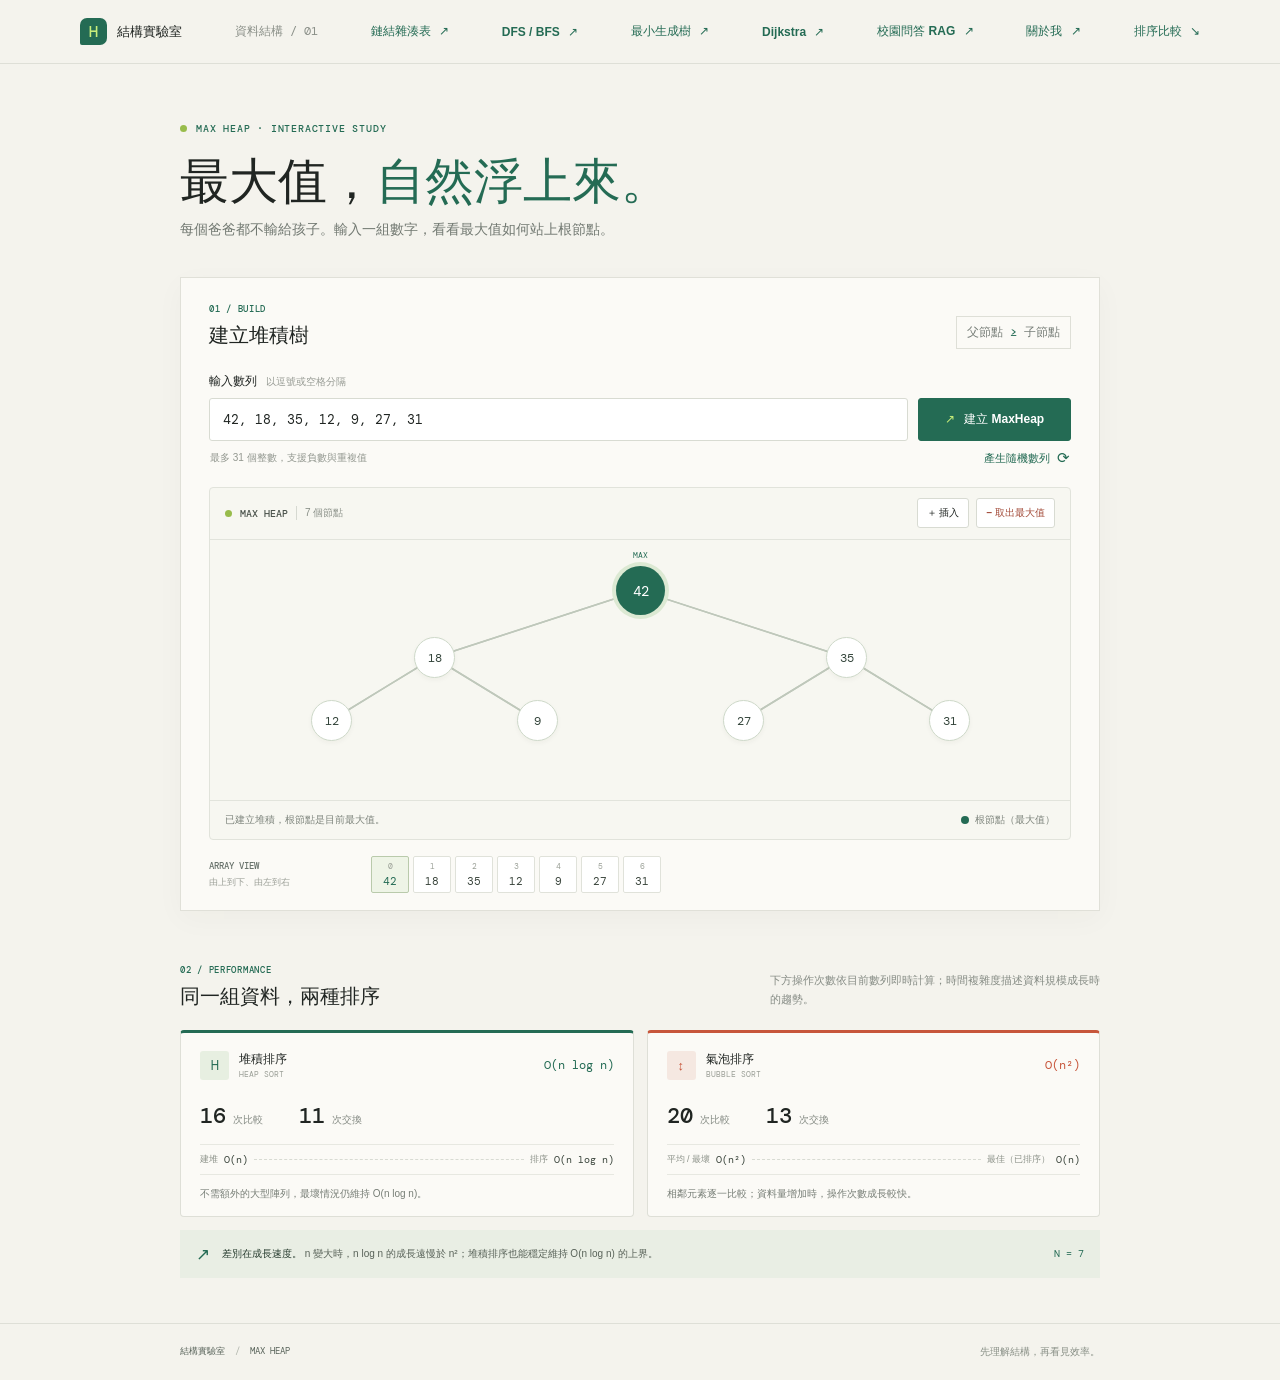
<file: index.html>
<!doctype html>
<html lang="zh-Hant">
  <head>
    <meta charset="UTF-8" />
    <meta name="viewport" content="width=device-width, initial-scale=1.0" />
    <meta name="theme-color" content="#f4f3ed" />
    <meta name="description" content="輸入自訂數列，互動觀察 MaxHeap 最大堆積樹，並比較堆積排序與氣泡排序。" />
    <title>MaxHeap | 堆積排序實驗室</title>
    <link rel="preconnect" href="https://fonts.googleapis.com" />
    <link rel="preconnect" href="https://fonts.gstatic.com" crossorigin />
    <link href="https://fonts.googleapis.com/css2?family=DM+Mono:wght@400;500&family=IBM+Plex+Sans+TC:wght@400;500;600;700&display=swap" rel="stylesheet" />
    <link rel="stylesheet" href="./styles.css?v=3" />
    <script src="./app.js?v=3" defer></script>
  </head>
  <body>
    <header class="topbar">
      <a class="wordmark" href="#top" aria-label="MaxHeap 首頁"><span class="brand-mark">H</span><span>結構實驗室</span></a>
      <span class="topbar-note">資料結構 / 01</span>
      <a class="top-link" href="./hash-table/">鏈結雜湊表 <span aria-hidden="true">↗</span></a>
      <a class="top-link" href="./graph-traversal/">DFS / BFS <span aria-hidden="true">↗</span></a>
      <a class="top-link" href="./minimum-spanning-tree/">最小生成樹 <span aria-hidden="true">↗</span></a>
      <a class="top-link" href="./dijkstra/">Dijkstra <span aria-hidden="true">↗</span></a>
      <a class="top-link" href="./campus-rag/">校園問答 RAG <span aria-hidden="true">↗</span></a>
      <a class="top-link" href="./about-me/">關於我 <span aria-hidden="true">↗</span></a>
      <a class="top-link" href="#compare">排序比較 <span aria-hidden="true">↘</span></a>
    </header>

    <main id="top">
      <section class="intro" aria-labelledby="page-title">
        <div class="eyebrow"><span class="eyebrow-dot"></span>MAX HEAP · INTERACTIVE STUDY</div>
        <h1 id="page-title">最大值，<span>自然浮上來。</span></h1>
        <p class="intro-copy">每個爸爸都不輸給孩子。輸入一組數字，看看最大值如何站上根節點。</p>
      </section>

      <section class="workspace" aria-label="MaxHeap 操作區">
        <div class="workspace-heading">
          <div><span class="section-index">01 / BUILD</span><h2>建立堆積樹</h2></div>
          <span class="rule-tag"><span>父節點</span> ≥ <span>子節點</span></span>
        </div>

        <div class="input-row">
          <label class="sequence-field" for="sequence-input">
            <span class="field-label">輸入數列 <span>以逗號或空格分隔</span></span>
            <input id="sequence-input" type="text" value="42, 18, 35, 12, 9, 27, 31" autocomplete="off" spellcheck="false" aria-describedby="input-help" />
          </label>
          <button class="button button-primary" id="build-button" type="button"><span aria-hidden="true">↗</span> 建立 MaxHeap</button>
        </div>
        <div class="input-meta"><span id="input-help">最多 31 個整數，支援負數與重複值</span><button class="text-button" id="random-button" type="button">產生隨機數列 <span aria-hidden="true">⟳</span></button></div>

        <div class="tree-panel">
          <div class="tree-panel-head">
            <div class="tree-label"><span class="live-dot"></span> MAX HEAP <span class="tree-count" id="node-count">7 個節點</span></div>
            <div class="tree-actions">
              <button class="button button-small" id="insert-button" type="button" title="加入一個隨機整數">＋ 插入</button>
              <button class="button button-small button-remove" id="extract-button" type="button" title="移除並回傳根節點最大值">− 取出最大值</button>
            </div>
          </div>
          <div class="tree-scroll" id="tree-scroll">
            <div class="tree-empty" id="tree-empty" hidden>堆積是空的。輸入數列後建立，或插入一個新值。</div>
            <div class="tree-canvas" id="tree-canvas" aria-label="MaxHeap 樹形圖">
              <svg class="tree-edges" id="tree-edges" aria-hidden="true"></svg>
              <div class="tree-levels" id="tree-levels"></div>
            </div>
          </div>
          <div class="tree-panel-foot"><span id="operation-status" role="status" aria-live="polite">已建立堆積，根節點是目前最大值。</span><span class="root-key"><i></i>根節點（最大值）</span></div>
        </div>

        <div class="array-strip">
          <div class="array-label"><span>ARRAY VIEW</span><small>由上到下、由左到右</small></div>
          <div class="array-values" id="array-values" aria-label="堆積陣列表示"></div>
        </div>
      </section>

      <section class="comparison" id="compare" aria-labelledby="compare-title">
        <div class="compare-heading">
          <div><span class="section-index">02 / PERFORMANCE</span><h2 id="compare-title">同一組資料，兩種排序</h2></div>
          <p>下方操作次數依目前數列即時計算；時間複雜度描述資料規模成長時的趨勢。</p>
        </div>
        <div class="compare-grid">
          <article class="algorithm heap-algorithm">
            <div class="algorithm-top"><span class="algorithm-icon">H</span><span class="algorithm-name">堆積排序 <small>HEAP SORT</small></span><span class="algorithm-complexity">O(n log n)</span></div>
            <div class="algorithm-stats"><div><strong id="heap-comparisons">—</strong><span>次比較</span></div><div><strong id="heap-swaps">—</strong><span>次交換</span></div></div>
            <div class="complexity-line"><span>建堆</span><b>O(n)</b><i></i><span>排序</span><b>O(n log n)</b></div>
            <p>不需額外的大型陣列，最壞情況仍維持 O(n log n)。</p>
          </article>
          <article class="algorithm bubble-algorithm">
            <div class="algorithm-top"><span class="algorithm-icon">↕</span><span class="algorithm-name">氣泡排序 <small>BUBBLE SORT</small></span><span class="algorithm-complexity">O(n²)</span></div>
            <div class="algorithm-stats"><div><strong id="bubble-comparisons">—</strong><span>次比較</span></div><div><strong id="bubble-swaps">—</strong><span>次交換</span></div></div>
            <div class="complexity-line"><span>平均 / 最壞</span><b>O(n²)</b><i></i><span>最佳（已排序）</span><b>O(n)</b></div>
            <p>相鄰元素逐一比較；資料量增加時，操作次數成長較快。</p>
          </article>
        </div>
        <div class="takeaway"><span class="takeaway-mark">↗</span><p><strong>差別在成長速度。</strong> n 變大時，n log n 的成長遠慢於 n²；堆積排序也能穩定維持 O(n log n) 的上界。</p><span class="sample-size" id="sample-size">N = 7</span></div>
      </section>
    </main>

    <footer><span>結構實驗室 <span class="footer-sep">/</span> MAX HEAP</span><span>先理解結構，再看見效率。</span></footer>
  </body>
</html>
</file>
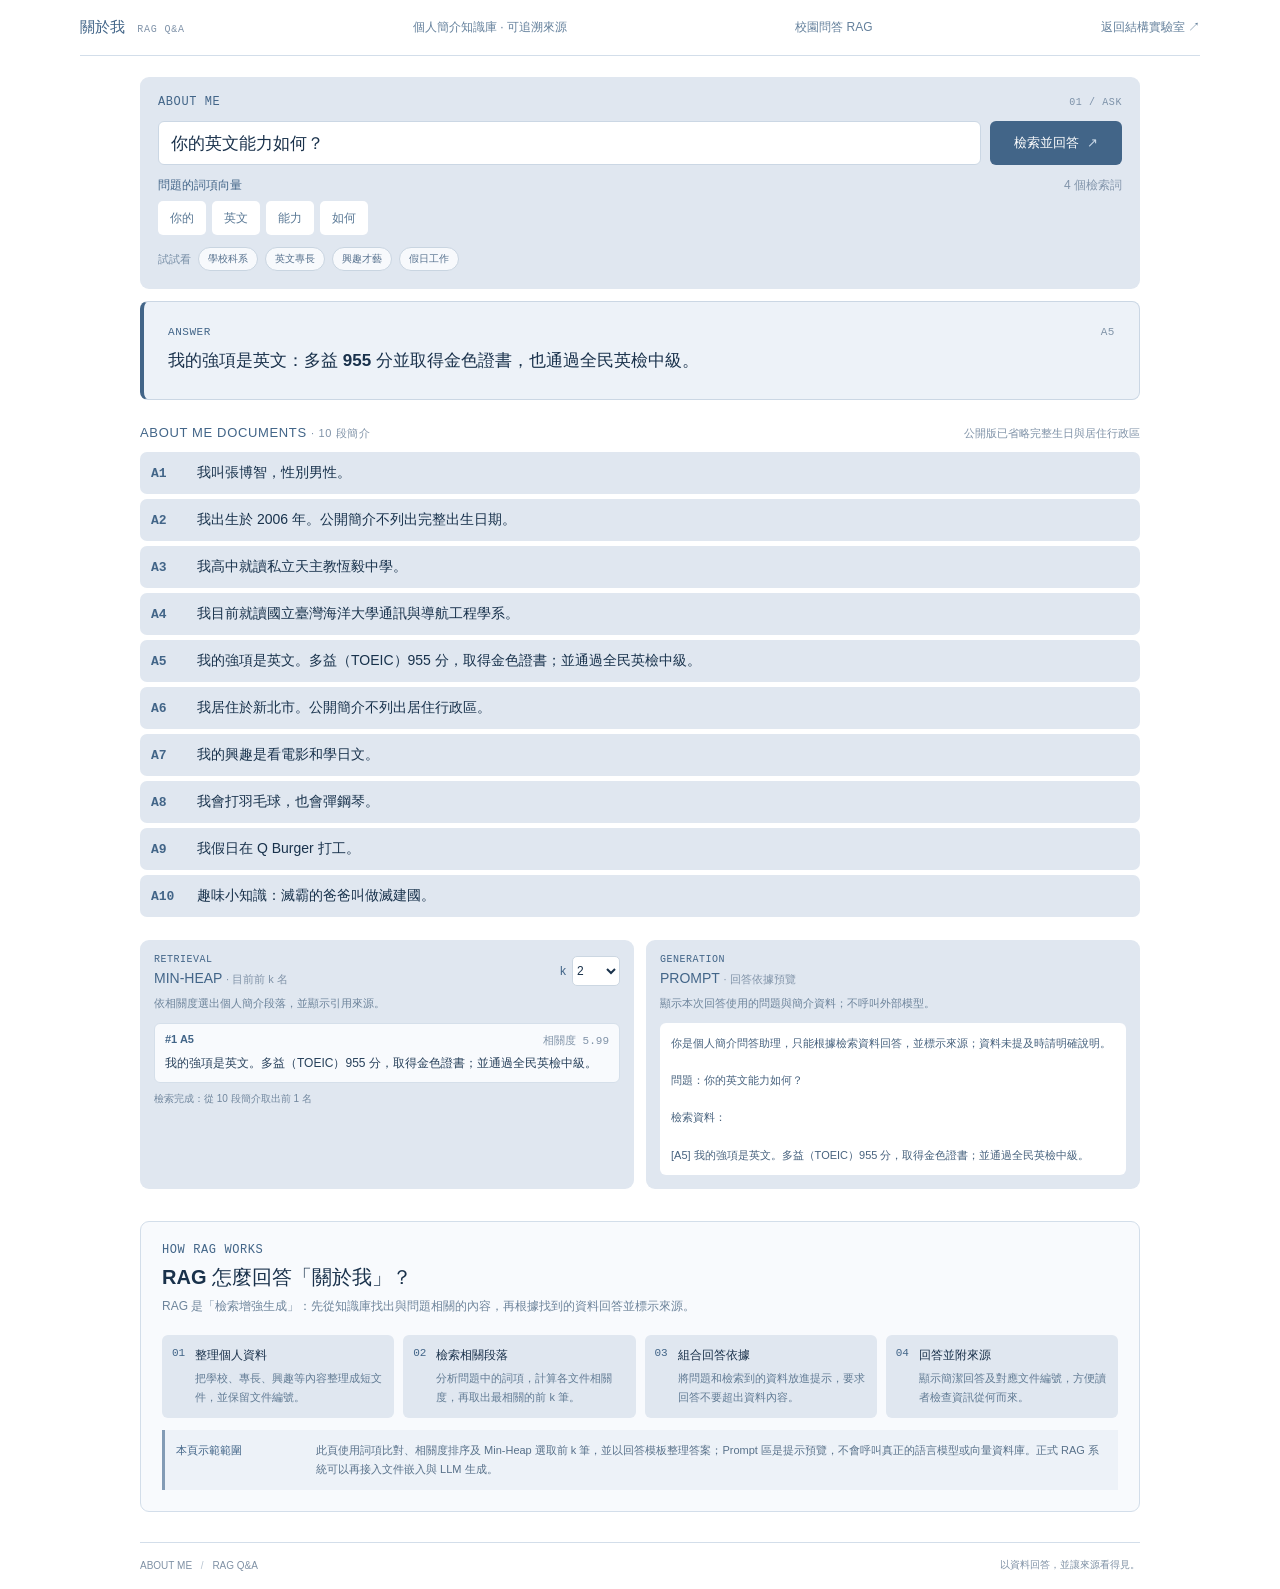
<file: about-me/index.html>
<!doctype html>
<html lang="zh-Hant">
  <head>
    <meta charset="UTF-8" />
    <meta name="viewport" content="width=device-width, initial-scale=1.0" />
    <meta name="theme-color" content="#f4f6f9" />
    <meta name="description" content="以個人簡介為知識庫的 RAG 問答示範，回答張博智的學經歷、專長與興趣。" />
    <title>關於我 | RAG 問答</title>
    <link rel="stylesheet" href="./styles.css" />
    <script src="./app.js" defer></script>
  </head>
  <body>
    <header class="topbar">
      <a class="brand" href="../" aria-label="返回結構實驗室">關於我 <span>RAG Q&A</span></a>
      <span class="topbar-note">個人簡介知識庫 · 可追溯來源</span>
      <a class="back-link" href="../campus-rag/">校園問答 RAG</a>
      <a class="back-link" href="../">返回結構實驗室 <span aria-hidden="true">↗</span></a>
    </header>

    <main>
      <section class="question-panel" aria-labelledby="question-title">
        <div class="eyebrow">ABOUT ME <span>01 / ASK</span></div>
        <form id="question-form">
          <label class="sr-only" for="question-input">關於我的問題</label>
          <div class="ask-row">
            <input id="question-input" type="text" value="你的英文能力如何？" autocomplete="off" />
            <button type="submit">檢索並回答 <span aria-hidden="true">↗</span></button>
          </div>
          <div class="vector-heading">
            <span>問題的詞項向量</span>
            <span id="vector-status">尚未計算</span>
          </div>
          <div id="query-terms" class="query-terms" aria-live="polite">
            <span class="term-placeholder">送出問題後顯示檢索詞項</span>
          </div>
          <div class="suggestions" aria-label="範例問題">
            <span>試試看</span>
            <button type="button" data-question="你讀哪間大學、什麼科系？">學校科系</button>
            <button type="button" data-question="你的英文能力如何？">英文專長</button>
            <button type="button" data-question="你有哪些興趣和才藝？">興趣才藝</button>
            <button type="button" data-question="你假日做什麼工作？">假日工作</button>
          </div>
        </form>
      </section>

      <section class="answer-panel" aria-label="回答">
        <div class="answer-wrap">
          <div class="answer-heading"><span>ANSWER</span><span id="answer-source">等待檢索</span></div>
          <p id="answer-output" class="answer-output">送出問題，看看我如何根據簡介資料回答。</p>
        </div>
      </section>

      <section class="documents-section" aria-labelledby="documents-title">
        <div class="section-heading">
          <h1 id="documents-title">ABOUT ME DOCUMENTS <span>· 10 段簡介</span></h1>
          <span>公開版已省略完整生日與居住行政區</span>
        </div>
        <ol id="document-list" class="document-list"></ol>
      </section>

      <section class="pipeline" aria-label="個人簡介 RAG 檢索與回答">
        <article class="result-card heap-card">
          <div class="card-heading">
            <div><span class="eyebrow">RETRIEVAL</span><h2>MIN-HEAP <span>· 目前前 k 名</span></h2></div>
            <label for="top-k">k
              <select id="top-k" aria-label="檢索文件數量">
                <option value="1">1</option>
                <option value="2" selected>2</option>
              </select>
            </label>
          </div>
          <p class="card-description">依相關度選出個人簡介段落，並顯示引用來源。</p>
          <div id="retrieved-list" class="retrieved-list" aria-live="polite"></div>
          <div id="retrieval-status" class="card-foot" role="status">準備檢索</div>
        </article>

        <article class="result-card prompt-card">
          <div class="card-heading">
            <div><span class="eyebrow">GENERATION</span><h2>PROMPT <span>· 回答依據預覽</span></h2></div>
          </div>
          <p class="card-description">顯示本次回答使用的問題與簡介資料；不呼叫外部模型。</p>
          <pre id="prompt-output" class="prompt-output">送出問題後顯示檢索來源與回答規則。</pre>
        </article>
      </section>

      <section class="rag-guide" aria-labelledby="rag-guide-title">
        <div class="guide-heading">
          <span class="eyebrow">HOW RAG WORKS</span>
          <h2 id="rag-guide-title">RAG 怎麼回答「關於我」？</h2>
          <p>RAG 是「檢索增強生成」：先從知識庫找出與問題相關的內容，再根據找到的資料回答並標示來源。</p>
        </div>
        <ol class="rag-steps">
          <li><span class="step-number">01</span><div><h3>整理個人資料</h3><p>把學校、專長、興趣等內容整理成短文件，並保留文件編號。</p></div></li>
          <li><span class="step-number">02</span><div><h3>檢索相關段落</h3><p>分析問題中的詞項，計算各文件相關度，再取出最相關的前 k 筆。</p></div></li>
          <li><span class="step-number">03</span><div><h3>組合回答依據</h3><p>將問題和檢索到的資料放進提示，要求回答不要超出資料內容。</p></div></li>
          <li><span class="step-number">04</span><div><h3>回答並附來源</h3><p>顯示簡潔回答及對應文件編號，方便讀者檢查資訊從何而來。</p></div></li>
        </ol>
        <aside class="demo-note"><strong>本頁示範範圍</strong><span>此頁使用詞項比對、相關度排序及 Min-Heap 選取前 k 筆，並以回答模板整理答案；Prompt 區是提示預覽，不會呼叫真正的語言模型或向量資料庫。正式 RAG 系統可以再接入文件嵌入與 LLM 生成。</span></aside>
      </section>
    </main>

    <footer><span>ABOUT ME <span class="footer-sep">/</span> RAG Q&A</span><span>以資料回答，並讓來源看得見。</span></footer>
  </body>
</html>
</file>
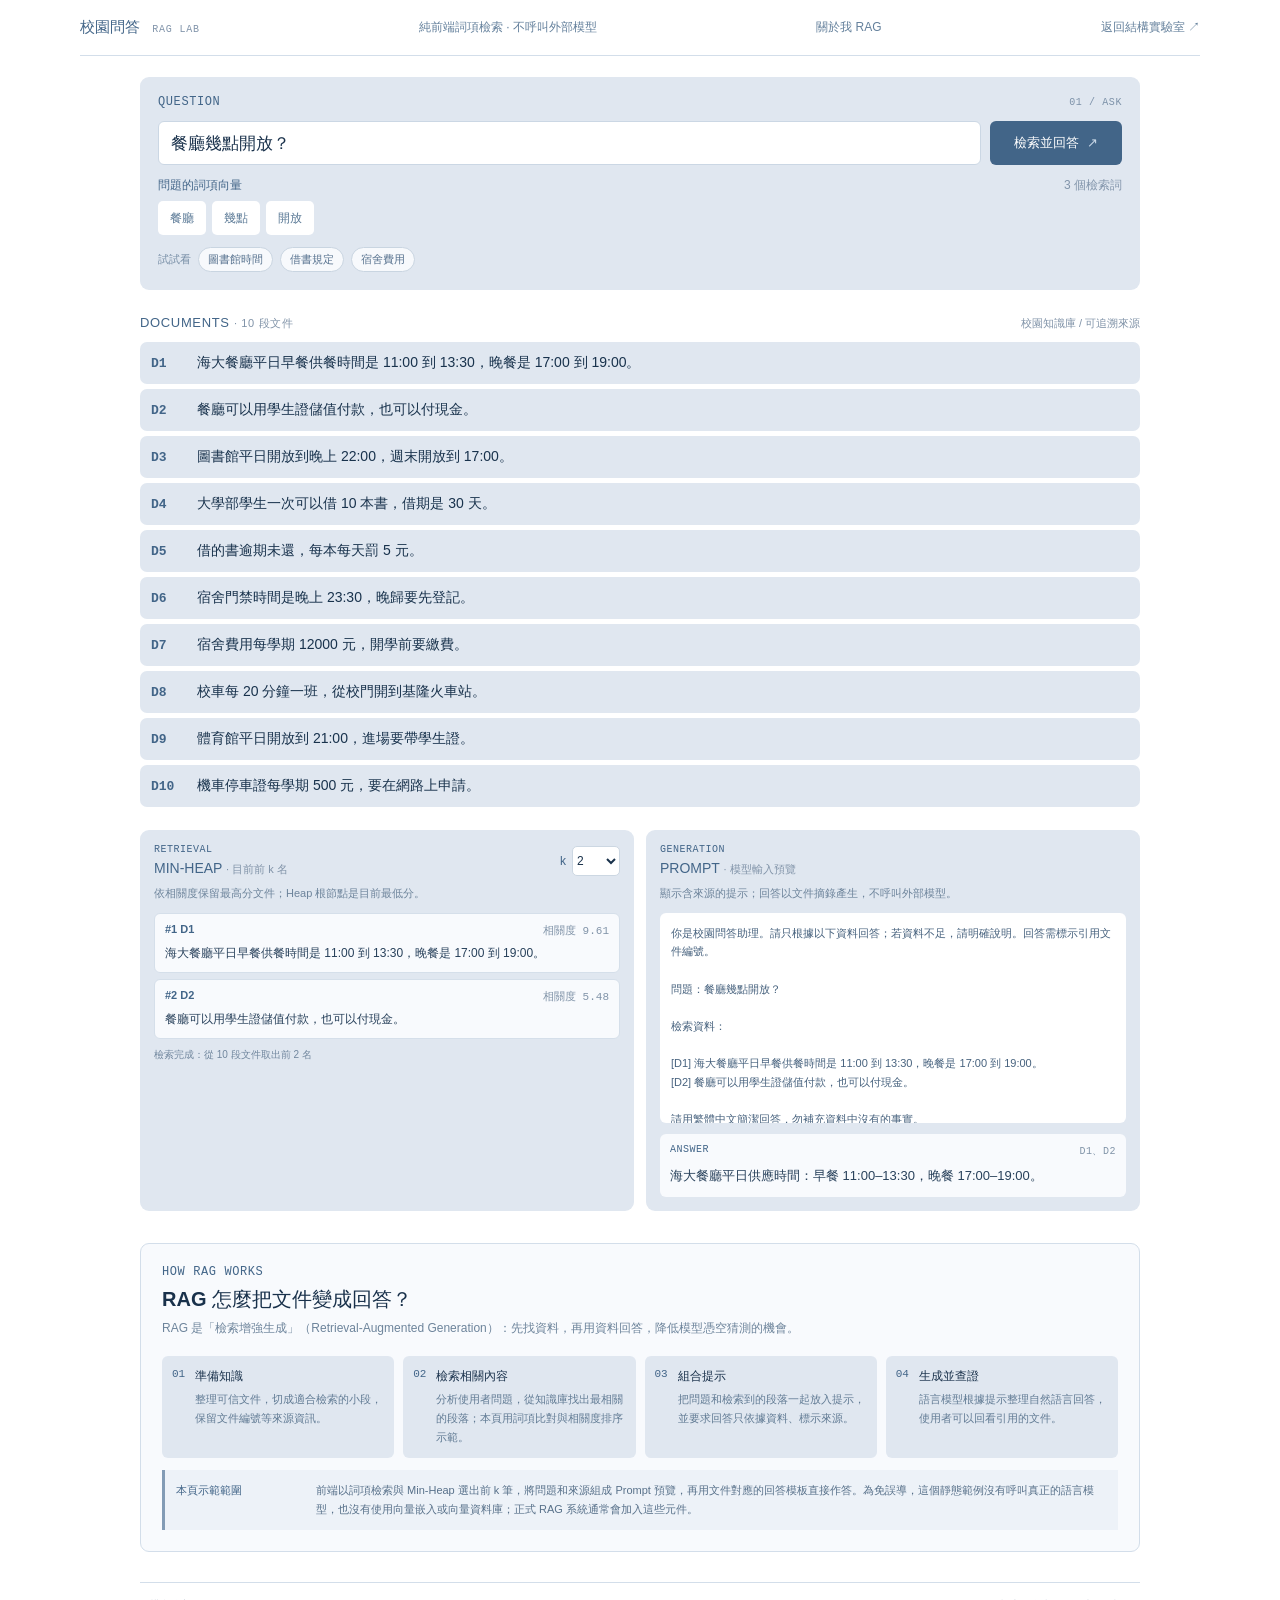
<file: campus-rag/index.html>
<!doctype html>
<html lang="zh-Hant">
  <head>
    <meta charset="UTF-8" />
    <meta name="viewport" content="width=device-width, initial-scale=1.0" />
    <meta name="theme-color" content="#f4f6f9" />
    <meta name="description" content="使用校園文件檢索、Min-Heap 前 k 名選取與引用來源，互動理解 RAG 問答流程。" />
    <title>校園問答 RAG | 結構實驗室</title>
    <link rel="stylesheet" href="./styles.css" />
    <script src="./app.js" defer></script>
  </head>
  <body>
    <header class="topbar">
      <a class="brand" href="../" aria-label="返回結構實驗室">校園問答 <span>RAG LAB</span></a>
      <span class="topbar-note">純前端詞項檢索 · 不呼叫外部模型</span>
      <a class="back-link" href="../about-me/">關於我 RAG</a>
      <a class="back-link" href="../">返回結構實驗室 <span aria-hidden="true">↗</span></a>
    </header>

    <main>
      <section class="question-panel" aria-labelledby="question-title">
        <div class="eyebrow">QUESTION <span>01 / ASK</span></div>
        <form id="question-form">
          <label class="sr-only" for="question-input">校園問題</label>
          <div class="ask-row">
            <input id="question-input" type="text" value="餐廳幾點開放？" autocomplete="off" />
            <button type="submit">檢索並回答 <span aria-hidden="true">↗</span></button>
          </div>
          <div class="vector-heading">
            <span>問題的詞項向量</span>
            <span id="vector-status">尚未計算</span>
          </div>
          <div id="query-terms" class="query-terms" aria-live="polite">
            <span class="term-placeholder">送出問題後顯示檢索詞項</span>
          </div>
          <div class="suggestions" aria-label="範例問題">
            <span>試試看</span>
            <button type="button" data-question="圖書館週末開放到幾點？">圖書館時間</button>
            <button type="button" data-question="借書可以借幾本、借多久？">借書規定</button>
            <button type="button" data-question="宿舍每學期多少錢？">宿舍費用</button>
          </div>
        </form>
      </section>

      <section class="documents-section" aria-labelledby="documents-title">
        <div class="section-heading">
          <h1 id="documents-title">DOCUMENTS <span>· 10 段文件</span></h1>
          <span>校園知識庫 / 可追溯來源</span>
        </div>
        <ol id="document-list" class="document-list"></ol>
      </section>

      <section class="pipeline" aria-label="RAG 檢索與生成結果">
        <article class="result-card heap-card">
          <div class="card-heading">
            <div><span class="eyebrow">RETRIEVAL</span><h2>MIN-HEAP <span>· 目前前 k 名</span></h2></div>
            <label for="top-k">k
              <select id="top-k" aria-label="檢索文件數量">
                <option value="1">1</option>
                <option value="2" selected>2</option>
              </select>
            </label>
          </div>
          <p class="card-description">依相關度保留最高分文件；Heap 根節點是目前最低分。</p>
          <div id="retrieved-list" class="retrieved-list" aria-live="polite">
            <p class="empty-state">最多裝 2 筆，現在是空的。送出問題開始檢索。</p>
          </div>
          <div id="retrieval-status" class="card-foot" role="status">尚未執行檢索</div>
        </article>

        <article class="result-card prompt-card">
          <div class="card-heading">
            <div><span class="eyebrow">GENERATION</span><h2>PROMPT <span>· 模型輸入預覽</span></h2></div>
          </div>
          <p class="card-description">顯示含來源的提示；回答以文件摘錄產生，不呼叫外部模型。</p>
          <pre id="prompt-output" class="prompt-output">還沒組好。檢索完才知道要放哪些資料。</pre>
          <div class="answer-wrap">
            <div class="answer-heading"><span>ANSWER</span><span id="answer-source">等待檢索</span></div>
            <p id="answer-output" class="answer-output">送出問題後，這裡會顯示根據文件整理的回答。</p>
          </div>
        </article>
      </section>

      <section class="rag-guide" aria-labelledby="rag-guide-title">
        <div class="guide-heading">
          <span class="eyebrow">HOW RAG WORKS</span>
          <h2 id="rag-guide-title">RAG 怎麼把文件變成回答？</h2>
          <p>RAG 是「檢索增強生成」（Retrieval-Augmented Generation）：先找資料，再用資料回答，降低模型憑空猜測的機會。</p>
        </div>
        <ol class="rag-steps">
          <li><span class="step-number">01</span><div><h3>準備知識</h3><p>整理可信文件，切成適合檢索的小段，保留文件編號等來源資訊。</p></div></li>
          <li><span class="step-number">02</span><div><h3>檢索相關內容</h3><p>分析使用者問題，從知識庫找出最相關的段落；本頁用詞項比對與相關度排序示範。</p></div></li>
          <li><span class="step-number">03</span><div><h3>組合提示</h3><p>把問題和檢索到的段落一起放入提示，並要求回答只依據資料、標示來源。</p></div></li>
          <li><span class="step-number">04</span><div><h3>生成並查證</h3><p>語言模型根據提示整理自然語言回答，使用者可以回看引用的文件。</p></div></li>
        </ol>
        <aside class="demo-note"><strong>本頁示範範圍</strong><span>前端以詞項檢索與 Min-Heap 選出前 k 筆，將問題和來源組成 Prompt 預覽，再用文件對應的回答模板直接作答。為免誤導，這個靜態範例沒有呼叫真正的語言模型，也沒有使用向量嵌入或向量資料庫；正式 RAG 系統通常會加入這些元件。</span></aside>
      </section>
    </main>

    <footer><span>結構實驗室 <span class="footer-sep">/</span> CAMPUS RAG</span><span>檢索有依據，回答看得見來源。</span></footer>
  </body>
</html>
</file>
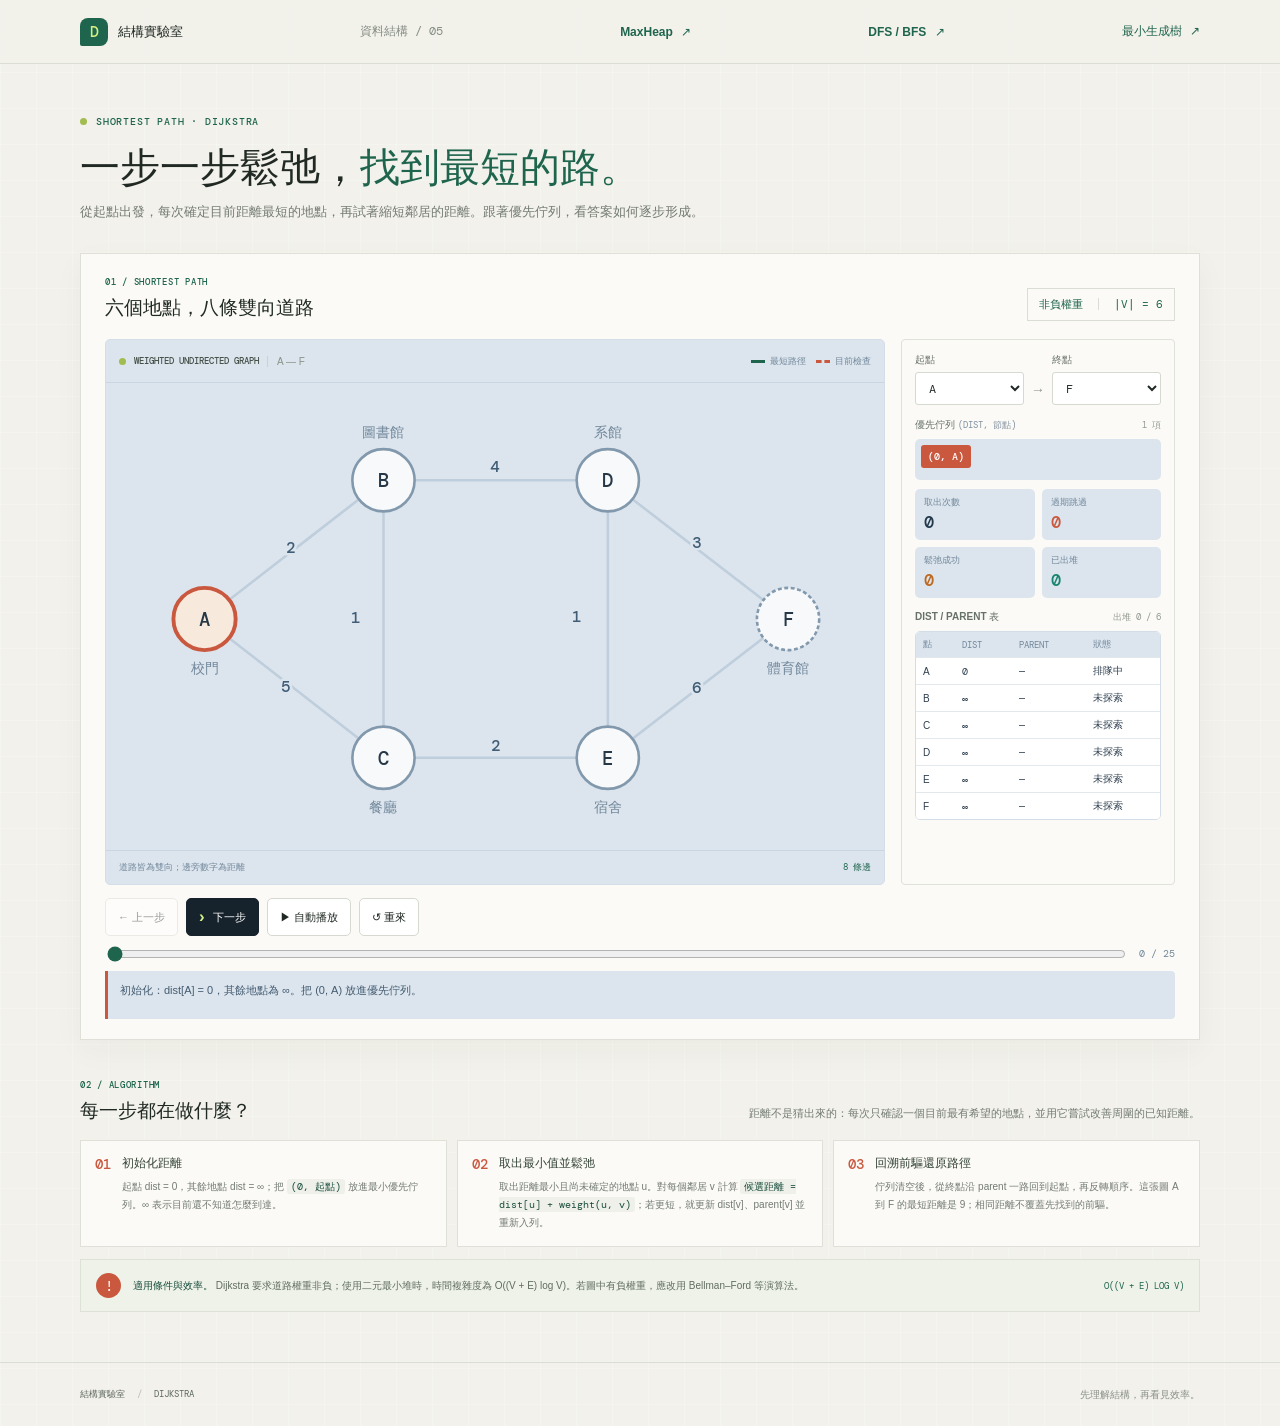
<file: dijkstra/index.html>
<!doctype html>
<html lang="zh-Hant">
  <head>
    <meta charset="UTF-8" />
    <meta name="viewport" content="width=device-width, initial-scale=1.0" />
    <meta name="theme-color" content="#f2f1eb" />
    <meta name="description" content="依照校園加權路網，逐步觀察 Dijkstra 如何更新距離、前驅與優先佇列，找出最短路徑。" />
    <title>Dijkstra 最短路徑 | 結構實驗室</title>
    <link rel="preconnect" href="https://fonts.googleapis.com" />
    <link rel="preconnect" href="https://fonts.gstatic.com" crossorigin />
    <link href="https://fonts.googleapis.com/css2?family=DM+Mono:wght@400;500&family=IBM+Plex+Sans+TC:wght@400;500;600;700&display=swap" rel="stylesheet" />
    <link rel="stylesheet" href="./styles.css?v=1" />
    <script src="./app.js?v=1" defer></script>
  </head>
  <body>
    <header class="topbar">
      <a class="wordmark" href="../" aria-label="結構實驗室首頁"><span class="brand-mark">D</span><span>結構實驗室</span></a>
      <span class="topbar-note">資料結構 / 05</span>
      <a class="top-link" href="../">MaxHeap <span aria-hidden="true">↗</span></a>
      <a class="top-link" href="../graph-traversal/">DFS / BFS <span aria-hidden="true">↗</span></a>
      <a class="top-link" href="../minimum-spanning-tree/">最小生成樹 <span aria-hidden="true">↗</span></a>
    </header>

    <main id="top">
      <section class="intro" aria-labelledby="page-title">
        <div class="eyebrow"><span class="eyebrow-dot"></span>SHORTEST PATH · DIJKSTRA</div>
        <h1 id="page-title">一步一步鬆弛，<span>找到最短的路。</span></h1>
        <p class="intro-copy">從起點出發，每次確定目前距離最短的地點，再試著縮短鄰居的距離。跟著優先佇列，看答案如何逐步形成。</p>
      </section>

      <section class="workspace" aria-label="Dijkstra 最短路徑操作區">
        <div class="workspace-heading">
          <div><span class="section-index">01 / SHORTEST PATH</span><h2>六個地點，八條雙向道路</h2></div>
          <span class="rule-tag">非負權重 <i></i> |V| = 6</span>
        </div>

        <div class="graph-layout">
          <div class="graph-panel">
            <div class="graph-panel-head">
              <div class="graph-label"><span class="live-dot"></span>WEIGHTED UNDIRECTED GRAPH <span class="graph-count">A — F</span></div>
              <div class="graph-legend"><span><i class="legend-path"></i>最短路徑</span><span><i class="legend-current"></i>目前檢查</span></div>
            </div>
            <div class="graph-scroll">
              <svg id="graph-svg" viewBox="0 0 600 360" role="img" aria-labelledby="graph-title graph-description">
                <title id="graph-title">Dijkstra 校園最短路徑加權圖</title>
                <desc id="graph-description">校門 A、圖書館 B、餐廳 C、系館 D、宿舍 E、體育館 F，以八條標示距離的雙向道路相連。點選地點可設定起點。</desc>
                <g id="graph-edges" aria-hidden="true"></g>
                <g id="graph-nodes"></g>
              </svg>
            </div>
            <div class="graph-panel-foot"><span>道路皆為雙向；邊旁數字為距離</span><span>8 條邊</span></div>
          </div>

          <aside class="control-panel" aria-label="起訖點、優先佇列與運算狀態">
            <div class="endpoint-row">
              <label class="endpoint-field"><span class="field-label">起點</span><select id="start-node" aria-label="選擇起點"><option selected>A</option><option>B</option><option>C</option><option>D</option><option>E</option><option>F</option></select></label>
              <span class="endpoint-arrow" aria-hidden="true">→</span>
              <label class="endpoint-field"><span class="field-label">終點</span><select id="target-node" aria-label="選擇終點"><option>A</option><option>B</option><option>C</option><option>D</option><option>E</option><option selected>F</option></select></label>
            </div>

            <div class="queue-section">
              <div class="result-heading"><span>優先佇列 <small>(DIST, 節點)</small></span><span id="queue-count">0 項</span></div>
              <div class="queue-list" id="queue-list" aria-label="距離由小到大的優先佇列"></div>
            </div>

            <div class="metric-grid" aria-label="演算法統計">
              <div class="metric-card"><span>取出次數</span><strong id="pop-count">0</strong></div>
              <div class="metric-card"><span>過期跳過</span><strong id="stale-count">0</strong></div>
              <div class="metric-card"><span>鬆弛成功</span><strong id="relax-count">0</strong></div>
              <div class="metric-card"><span>已出堆</span><strong id="settled-count">0</strong></div>
            </div>

            <div class="table-section">
              <div class="result-heading"><span>DIST / PARENT 表</span><span id="settled-total">出堆 0 / 6</span></div>
              <div class="table-scroll">
                <table>
                  <thead><tr><th>點</th><th>DIST</th><th>PARENT</th><th>狀態</th></tr></thead>
                  <tbody id="distance-rows"></tbody>
                </table>
              </div>
            </div>
          </aside>
        </div>

        <div class="playback">
          <div class="playback-buttons">
            <button class="button" id="previous-button" type="button" disabled>← 上一步</button>
            <button class="button button-primary" id="step-button" type="button"><span aria-hidden="true">›</span> 下一步</button>
            <button class="button" id="play-button" type="button" aria-label="自動播放演算法">▶ 自動播放</button>
            <button class="button" id="reset-button" type="button">↺ 重來</button>
          </div>
          <label class="timeline"><span class="visually-hidden">演算法步驟</span><input id="timeline-input" type="range" min="0" max="25" value="0" /><output id="timeline-value" for="timeline-input">0 / 25</output></label>
          <div class="status-line" id="operation-status" role="status" aria-live="polite"></div>
          <div class="route-result" id="route-result" aria-live="polite"></div>
        </div>
      </section>

      <section class="comparison" aria-labelledby="logic-title">
        <div class="compare-heading">
          <div><span class="section-index">02 / ALGORITHM</span><h2 id="logic-title">每一步都在做什麼？</h2></div>
          <p>距離不是猜出來的：每次只確認一個目前最有希望的地點，並用它嘗試改善周圍的已知距離。</p>
        </div>
        <div class="logic-grid">
          <article class="logic-card"><span class="logic-number">01</span><div><h3>初始化距離</h3><p>起點 dist = 0，其餘地點 dist = ∞；把 <code>(0, 起點)</code> 放進最小優先佇列。∞ 表示目前還不知道怎麼到達。</p></div></article>
          <article class="logic-card"><span class="logic-number">02</span><div><h3>取出最小值並鬆弛</h3><p>取出距離最小且尚未確定的地點 u。對每個鄰居 v 計算 <code>候選距離 = dist[u] + weight(u, v)</code>；若更短，就更新 dist[v]、parent[v] 並重新入列。</p></div></article>
          <article class="logic-card"><span class="logic-number">03</span><div><h3>回溯前驅還原路徑</h3><p>佇列清空後，從終點沿 parent 一路回到起點，再反轉順序。這張圖 A 到 F 的最短距離是 9；相同距離不覆蓋先找到的前驅。</p></div></article>
        </div>
        <div class="takeaway"><span class="takeaway-mark">!</span><p><strong>適用條件與效率。</strong> Dijkstra 要求道路權重非負；使用二元最小堆時，時間複雜度為 O((V + E) log V)。若圖中有負權重，應改用 Bellman–Ford 等演算法。</p><span class="sample-size">O((V + E) LOG V)</span></div>
      </section>
    </main>

    <footer><span>結構實驗室 <span class="footer-sep">/</span> DIJKSTRA</span><span>先理解結構，再看見效率。</span></footer>
  </body>
</html>
</file>
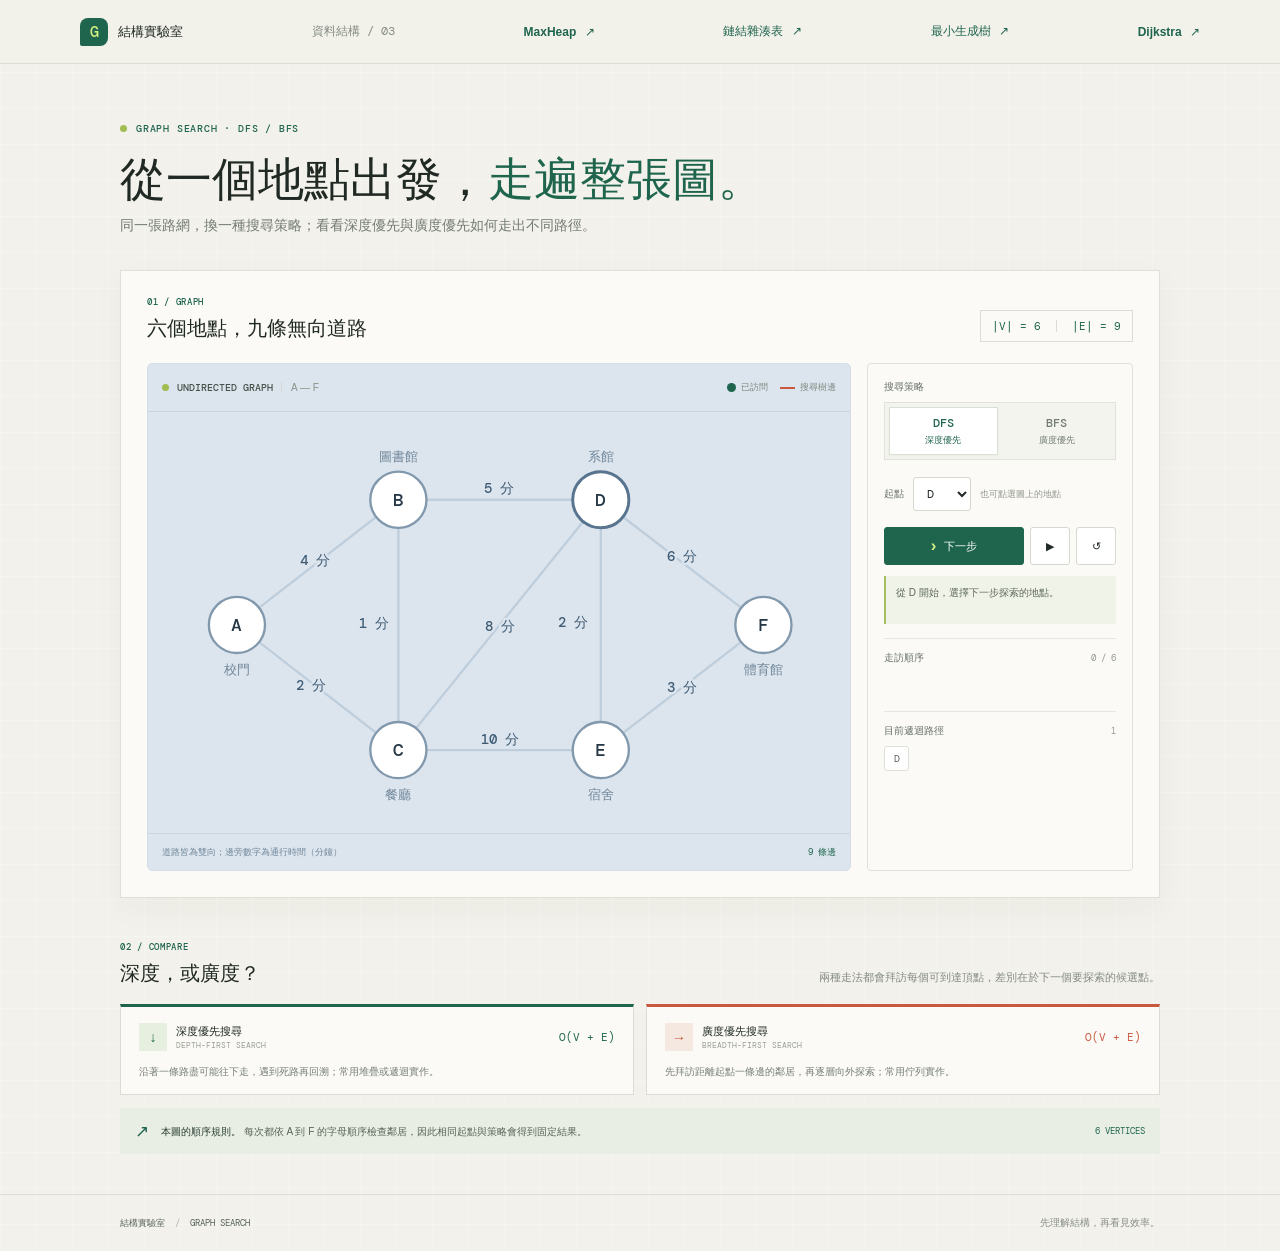
<file: graph-traversal/index.html>
<!doctype html>
<html lang="zh-Hant">
  <head>
    <meta charset="UTF-8" />
    <meta name="viewport" content="width=device-width, initial-scale=1.0" />
    <meta name="theme-color" content="#f2f1eb" />
    <meta name="description" content="以 6 個地點與 9 條道路互動觀察圖形的深度優先搜尋 DFS 與廣度優先搜尋 BFS。" />
    <title>Graph Lab | DFS 與 BFS 圖形搜尋</title>
    <link rel="preconnect" href="https://fonts.googleapis.com" />
    <link rel="preconnect" href="https://fonts.gstatic.com" crossorigin />
    <link href="https://fonts.googleapis.com/css2?family=DM+Mono:wght@400;500&family=IBM+Plex+Sans+TC:wght@400;500;600;700&display=swap" rel="stylesheet" />
    <link rel="stylesheet" href="./styles.css?v=2" />
    <script src="./app.js?v=2" defer></script>
  </head>
  <body>
    <header class="topbar">
      <a class="wordmark" href="../" aria-label="結構實驗室首頁"><span class="brand-mark">G</span><span>結構實驗室</span></a>
      <span class="topbar-note">資料結構 / 03</span>
      <a class="top-link" href="../">MaxHeap <span aria-hidden="true">↗</span></a>
      <a class="top-link" href="../hash-table/">鏈結雜湊表 <span aria-hidden="true">↗</span></a>
      <a class="top-link" href="../minimum-spanning-tree/">最小生成樹 <span aria-hidden="true">↗</span></a>
      <a class="top-link" href="../dijkstra/">Dijkstra <span aria-hidden="true">↗</span></a>
    </header>

    <main id="top">
      <section class="intro" aria-labelledby="page-title">
        <div class="eyebrow"><span class="eyebrow-dot"></span>GRAPH SEARCH · DFS / BFS</div>
        <h1 id="page-title">從一個地點出發，<span>走遍整張圖。</span></h1>
        <p class="intro-copy">同一張路網，換一種搜尋策略；看看深度優先與廣度優先如何走出不同路徑。</p>
      </section>

      <section class="workspace" aria-label="圖形搜尋操作區">
        <div class="workspace-heading">
          <div><span class="section-index">01 / GRAPH</span><h2>六個地點，九條無向道路</h2></div>
          <span class="rule-tag">|V| = 6 <i></i> |E| = 9</span>
        </div>

        <div class="graph-layout">
          <div class="graph-panel">
            <div class="graph-panel-head">
              <div class="graph-label"><span class="live-dot"></span>UNDIRECTED GRAPH <span class="graph-count">A — F</span></div>
              <div class="graph-legend"><span><i class="legend-visited"></i>已訪問</span><span><i class="legend-tree"></i>搜尋樹邊</span></div>
            </div>
            <div class="graph-scroll">
              <svg id="graph-svg" viewBox="0 0 600 360" role="img" aria-labelledby="graph-title graph-description">
                <title id="graph-title">校園六個地點與道路通行時間</title>
                <desc id="graph-description">校門 A、圖書館 B、餐廳 C、系館 D、宿舍 E、體育館 F，以九條標示分鐘數的雙向道路相連。</desc>
                <g id="graph-edges" aria-hidden="true"></g>
                <g id="graph-nodes"></g>
              </svg>
            </div>
            <div class="graph-panel-foot"><span>道路皆為雙向；邊旁數字為通行時間（分鐘）</span><span id="edge-count">9 條邊</span></div>
          </div>

          <aside class="control-panel" aria-label="搜尋設定與結果">
            <div class="control-section">
              <span class="field-label">搜尋策略</span>
              <div class="mode-switch" role="group" aria-label="選擇搜尋策略">
                <button class="mode-button is-selected" type="button" data-mode="dfs" aria-pressed="true">DFS <small>深度優先</small></button>
                <button class="mode-button" type="button" data-mode="bfs" aria-pressed="false">BFS <small>廣度優先</small></button>
              </div>
            </div>

            <div class="start-row">
              <label class="field-label" for="start-node">起點</label>
              <select id="start-node">
                <option>A</option><option>B</option><option>C</option><option selected>D</option><option>E</option><option>F</option>
              </select>
              <span class="start-hint">也可點選圖上的地點</span>
            </div>

            <div class="playback-controls">
              <button class="button button-primary" id="step-button" type="button"><span aria-hidden="true">›</span> 下一步</button>
              <button class="button" id="play-button" type="button" aria-label="自動播放走訪">▶</button>
              <button class="button" id="reset-button" type="button" aria-label="重設走訪">↺</button>
            </div>

            <div class="status-line" id="operation-status" role="status" aria-live="polite">從 D 開始。選擇策略後逐步探索相鄰地點。</div>

            <div class="result-section">
              <div class="result-heading"><span>走訪順序</span><span id="step-count">0 / 6</span></div>
              <div class="visit-order" id="visit-order" aria-label="已走訪的頂點"></div>
            </div>

            <div class="frontier-section">
              <div class="result-heading"><span id="frontier-label">目前遞迴路徑</span><span id="frontier-count">0</span></div>
              <div class="frontier-list" id="frontier-list" aria-label="目前搜尋中的頂點"></div>
            </div>
          </aside>
        </div>
      </section>

      <section class="comparison" aria-labelledby="compare-title">
        <div class="compare-heading">
          <div><span class="section-index">02 / COMPARE</span><h2 id="compare-title">深度，或廣度？</h2></div>
          <p>兩種走法都會拜訪每個可到達頂點，差別在於下一個要探索的候選點。</p>
        </div>
        <div class="compare-grid">
          <article class="algorithm dfs-algorithm">
            <div class="algorithm-top"><span class="algorithm-icon">↓</span><span class="algorithm-name">深度優先搜尋 <small>DEPTH-FIRST SEARCH</small></span><span class="algorithm-complexity">O(V + E)</span></div>
            <p>沿著一條路盡可能往下走，遇到死路再回溯；常用堆疊或遞迴實作。</p>
          </article>
          <article class="algorithm bfs-algorithm">
            <div class="algorithm-top"><span class="algorithm-icon">→</span><span class="algorithm-name">廣度優先搜尋 <small>BREADTH-FIRST SEARCH</small></span><span class="algorithm-complexity">O(V + E)</span></div>
            <p>先拜訪距離起點一條邊的鄰居，再逐層向外探索；常用佇列實作。</p>
          </article>
        </div>
        <div class="takeaway"><span class="takeaway-mark">↗</span><p><strong>本圖的順序規則。</strong> 每次都依 A 到 F 的字母順序檢查鄰居，因此相同起點與策略會得到固定結果。</p><span class="sample-size">6 VERTICES</span></div>
      </section>
    </main>

    <footer><span>結構實驗室 <span class="footer-sep">/</span> GRAPH SEARCH</span><span>先理解結構，再看見效率。</span></footer>
  </body>
</html>
</file>
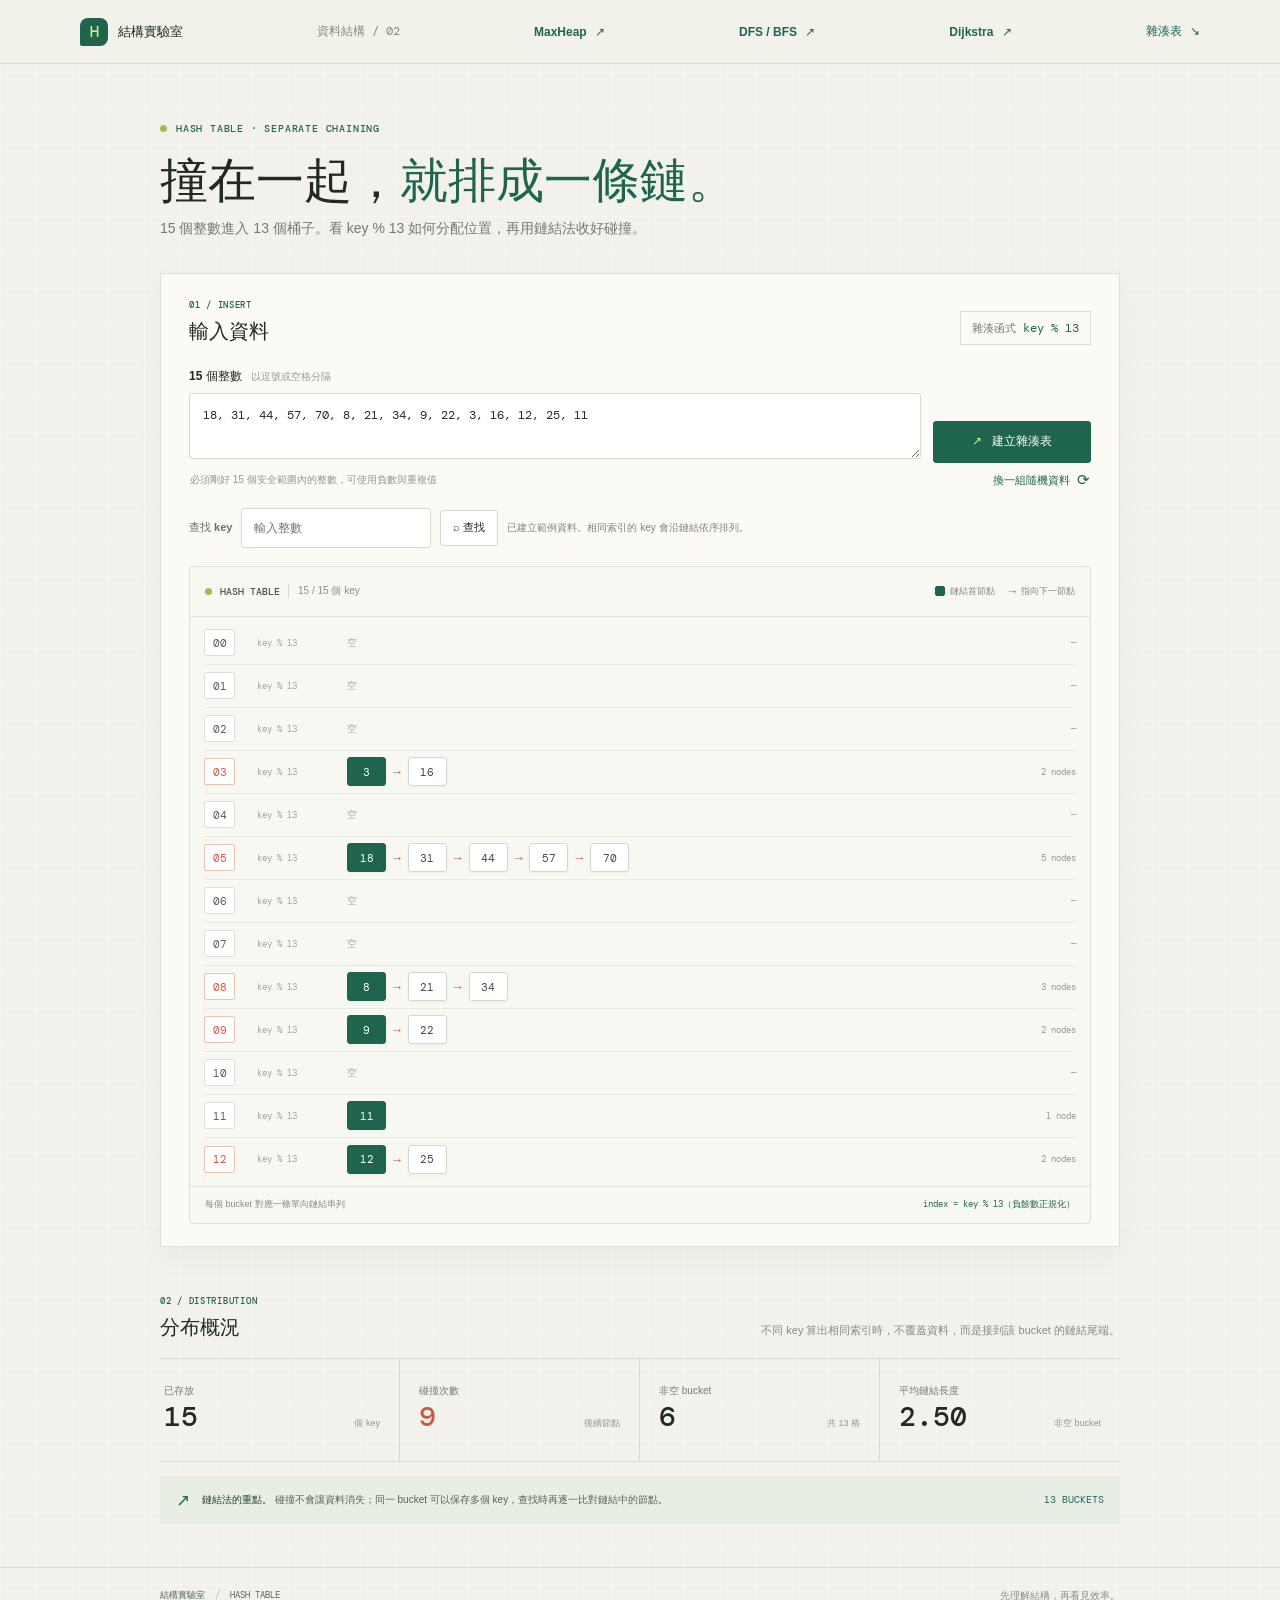
<file: hash-table/index.html>
<!doctype html>
<html lang="zh-Hant">
  <head>
    <meta charset="UTF-8" />
    <meta name="viewport" content="width=device-width, initial-scale=1.0" />
    <meta name="theme-color" content="#f2f1eb" />
    <meta name="description" content="輸入 15 個整數，透過 key % 13 與鏈結法觀察雜湊表的碰撞處理。" />
    <title>Hash Lab | 鏈結雜湊表</title>
    <link rel="preconnect" href="https://fonts.googleapis.com" />
    <link rel="preconnect" href="https://fonts.gstatic.com" crossorigin />
    <link href="https://fonts.googleapis.com/css2?family=DM+Mono:wght@400;500&family=IBM+Plex+Sans+TC:wght@400;500;600;700&display=swap" rel="stylesheet" />
    <link rel="stylesheet" href="./styles.css?v=2" />
    <script src="./app.js?v=2" defer></script>
  </head>
  <body>
    <header class="topbar">
      <a class="wordmark" href="#top" aria-label="Hash Lab 首頁"><span class="brand-mark">H</span><span>結構實驗室</span></a>
      <span class="topbar-note">資料結構 / 02</span>
      <a class="top-link" href="../">MaxHeap <span aria-hidden="true">↗</span></a>
      <a class="top-link" href="../graph-traversal/">DFS / BFS <span aria-hidden="true">↗</span></a>
      <a class="top-link" href="../dijkstra/">Dijkstra <span aria-hidden="true">↗</span></a>
      <a class="top-link" href="#table">雜湊表 <span aria-hidden="true">↘</span></a>
    </header>

    <main id="top">
      <section class="intro" aria-labelledby="page-title">
        <div class="eyebrow"><span class="eyebrow-dot"></span>HASH TABLE · SEPARATE CHAINING</div>
        <h1 id="page-title">撞在一起，<span>就排成一條鏈。</span></h1>
        <p class="intro-copy">15 個整數進入 13 個桶子。看 key % 13 如何分配位置，再用鏈結法收好碰撞。</p>
      </section>

      <section class="workspace" aria-label="雜湊表操作區">
        <div class="workspace-heading">
          <div><span class="section-index">01 / INSERT</span><h2>輸入資料</h2></div>
          <span class="rule-tag"><span>雜湊函式</span>key % 13</span>
        </div>

        <div class="input-row">
          <label class="sequence-field" for="keys-input">
            <span class="field-label">15 個整數 <span>以逗號或空格分隔</span></span>
            <textarea id="keys-input" rows="2" spellcheck="false" aria-describedby="input-help">18, 31, 44, 57, 70, 8, 21, 34, 9, 22, 3, 16, 12, 25, 11</textarea>
          </label>
          <button class="button button-primary" id="build-button" type="button"><span aria-hidden="true">↗</span> 建立雜湊表</button>
        </div>
        <div class="input-meta"><span id="input-help">必須剛好 15 個安全範圍內的整數，可使用負數與重複值</span><button class="text-button" id="random-button" type="button">換一組隨機資料 <span aria-hidden="true">⟳</span></button></div>

        <div class="lookup-row">
          <label for="lookup-input">查找 key</label>
          <input id="lookup-input" type="number" inputmode="numeric" placeholder="輸入整數" />
          <button class="button button-small" id="lookup-button" type="button" title="搜尋雜湊表中的數值">⌕ 查找</button>
          <span id="operation-status" role="status" aria-live="polite">已建立範例資料。相同索引的 key 會沿鏈結依序排列。</span>
        </div>

        <div class="table-panel" id="table">
          <div class="table-panel-head">
            <div class="table-label"><span class="live-dot"></span> HASH TABLE <span class="table-count" id="key-count">15 / 15 個 key</span></div>
            <div class="table-legend"><span><i class="legend-head"></i>鏈結首節點</span><span><i class="legend-next">→</i>指向下一節點</span></div>
          </div>
          <div class="bucket-list" id="bucket-list" aria-label="雜湊表索引 0 到 12"></div>
          <div class="table-panel-foot"><span>每個 bucket 對應一條單向鏈結串列</span><span class="formula-note">index = key % 13（負餘數正規化）</span></div>
        </div>
      </section>

      <section class="summary" aria-labelledby="summary-title">
        <div class="summary-heading">
          <div><span class="section-index">02 / DISTRIBUTION</span><h2 id="summary-title">分布概況</h2></div>
          <p>不同 key 算出相同索引時，不覆蓋資料，而是接到該 bucket 的鏈結尾端。</p>
        </div>
        <div class="stats-row">
          <div class="stat"><span>已存放</span><strong id="stored-count">15</strong><small>個 key</small></div>
          <div class="stat"><span>碰撞次數</span><strong id="collision-count">—</strong><small>後續節點</small></div>
          <div class="stat"><span>非空 bucket</span><strong id="used-count">—</strong><small>共 13 格</small></div>
          <div class="stat stat-formula"><span>平均鏈結長度</span><strong id="average-length">—</strong><small>非空 bucket</small></div>
        </div>
        <div class="takeaway"><span class="takeaway-mark">↗</span><p><strong>鏈結法的重點。</strong> 碰撞不會讓資料消失；同一 bucket 可以保存多個 key，查找時再逐一比對鏈結中的節點。</p><span class="sample-size">13 BUCKETS</span></div>
      </section>
    </main>

    <footer><span>結構實驗室 <span class="footer-sep">/</span> HASH TABLE</span><span>先理解結構，再看見效率。</span></footer>
  </body>
</html>
</file>
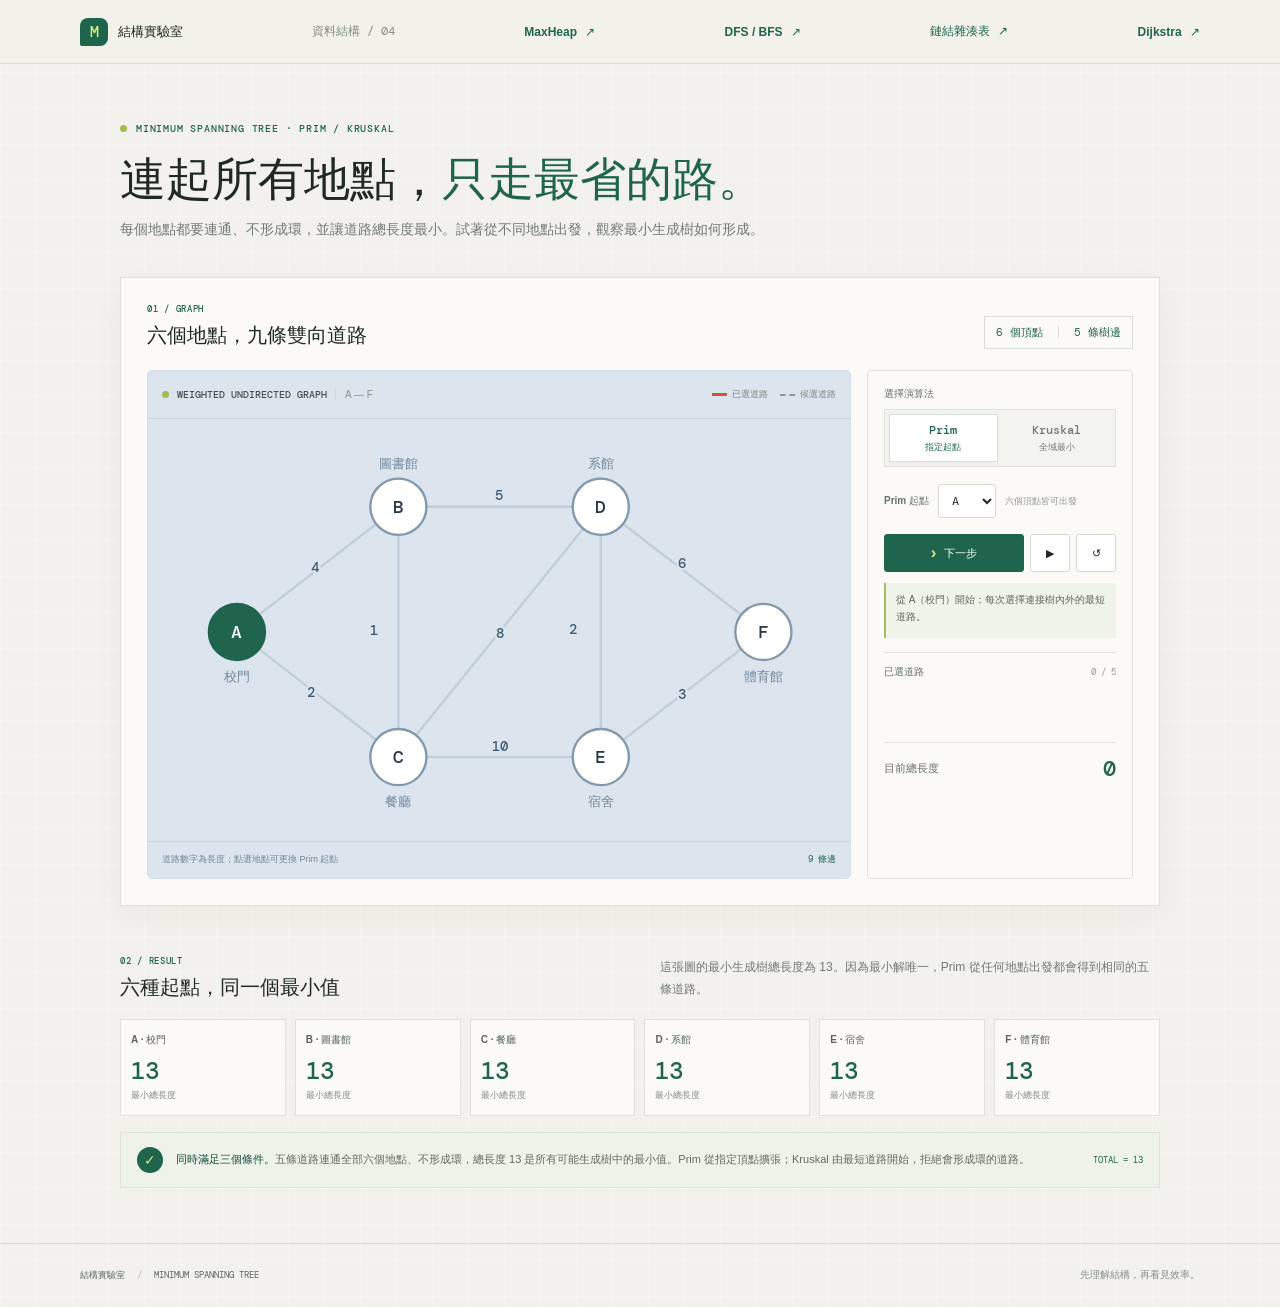
<file: minimum-spanning-tree/index.html>
<!doctype html>
<html lang="zh-Hant">
  <head>
    <meta charset="UTF-8" />
    <meta name="viewport" content="width=device-width, initial-scale=1.0" />
    <meta name="theme-color" content="#f2f1eb" />
    <meta name="description" content="使用 Prim 與 Kruskal 演算法，從不同起點互動探索六個校園地點的最小生成樹。" />
    <title>最小生成樹 | 結構實驗室</title>
    <link rel="preconnect" href="https://fonts.googleapis.com" />
    <link rel="preconnect" href="https://fonts.gstatic.com" crossorigin />
    <link href="https://fonts.googleapis.com/css2?family=DM+Mono:wght@400;500&family=IBM+Plex+Sans+TC:wght@400;500;600;700&display=swap" rel="stylesheet" />
    <link rel="stylesheet" href="./styles.css?v=1" />
    <script src="./app.js?v=1" defer></script>
  </head>
  <body>
    <header class="topbar">
      <a class="wordmark" href="../" aria-label="結構實驗室首頁"><span class="brand-mark">M</span><span>結構實驗室</span></a>
      <span class="topbar-note">資料結構 / 04</span>
      <a class="top-link" href="../">MaxHeap <span aria-hidden="true">↗</span></a>
      <a class="top-link" href="../graph-traversal/">DFS / BFS <span aria-hidden="true">↗</span></a>
      <a class="top-link" href="../hash-table/">鏈結雜湊表 <span aria-hidden="true">↗</span></a>
      <a class="top-link" href="../dijkstra/">Dijkstra <span aria-hidden="true">↗</span></a>
    </header>

    <main id="top">
      <section class="intro" aria-labelledby="page-title">
        <div class="eyebrow"><span class="eyebrow-dot"></span>MINIMUM SPANNING TREE · PRIM / KRUSKAL</div>
        <h1 id="page-title">連起所有地點，<span>只走最省的路。</span></h1>
        <p class="intro-copy">每個地點都要連通、不形成環，並讓道路總長度最小。試著從不同地點出發，觀察最小生成樹如何形成。</p>
      </section>

      <section class="workspace" aria-label="最小生成樹互動操作區">
        <div class="workspace-heading">
          <div><span class="section-index">01 / GRAPH</span><h2>六個地點，九條雙向道路</h2></div>
          <span class="rule-tag">6 個頂點 <i></i> 5 條樹邊</span>
        </div>

        <div class="graph-layout">
          <div class="graph-panel">
            <div class="graph-panel-head">
              <div class="graph-label"><span class="live-dot"></span>WEIGHTED UNDIRECTED GRAPH <span class="graph-count">A — F</span></div>
              <div class="graph-legend"><span><i class="legend-tree"></i>已選道路</span><span><i class="legend-frontier"></i>候選道路</span></div>
            </div>
            <div class="graph-scroll">
              <svg id="graph-svg" viewBox="0 0 600 360" role="img" aria-labelledby="graph-title graph-description">
                <title id="graph-title">校園六個地點及道路長度</title>
                <desc id="graph-description">校門 A、圖書館 B、餐廳 C、系館 D、宿舍 E、體育館 F，以九條標示長度的雙向道路相連。點選地點可設定 Prim 演算法起點。</desc>
                <g id="graph-edges" aria-hidden="true"></g>
                <g id="graph-nodes"></g>
              </svg>
            </div>
            <div class="graph-panel-foot"><span>道路數字為長度；點選地點可更換 Prim 起點</span><span>9 條邊</span></div>
          </div>

          <aside class="control-panel" aria-label="演算法設定與最小生成樹結果">
            <div class="control-section">
              <span class="field-label">選擇演算法</span>
              <div class="mode-switch" role="group" aria-label="選擇最小生成樹演算法">
                <button class="mode-button is-selected" type="button" data-mode="prim" aria-pressed="true">Prim <small>指定起點</small></button>
                <button class="mode-button" type="button" data-mode="kruskal" aria-pressed="false">Kruskal <small>全域最小</small></button>
              </div>
            </div>

            <div class="start-row">
              <label class="field-label" for="start-node">Prim 起點</label>
              <select id="start-node">
                <option selected>A</option><option>B</option><option>C</option><option>D</option><option>E</option><option>F</option>
              </select>
              <span class="start-hint">六個頂點皆可出發</span>
            </div>

            <div class="playback-controls">
              <button class="button button-primary" id="step-button" type="button"><span aria-hidden="true">›</span> 下一步</button>
              <button class="button" id="play-button" type="button" aria-label="自動播放演算法">▶</button>
              <button class="button" id="reset-button" type="button" aria-label="重設演算法">↺</button>
            </div>

            <div class="status-line" id="operation-status" role="status" aria-live="polite"></div>

            <div class="result-section">
              <div class="result-heading"><span>已選道路</span><span id="edge-count">0 / 5</span></div>
              <div class="selected-edges" id="selected-edges" aria-label="最小生成樹已選道路"></div>
            </div>

            <div class="total-row"><span>目前總長度</span><strong id="total-weight">0</strong></div>
          </aside>
        </div>
      </section>

      <section class="comparison" aria-labelledby="compare-title">
        <div class="compare-heading">
          <div><span class="section-index">02 / RESULT</span><h2 id="compare-title">六種起點，同一個最小值</h2></div>
          <p>這張圖的最小生成樹總長度為 13。因為最小解唯一，Prim 從任何地點出發都會得到相同的五條道路。</p>
        </div>
        <div class="summary-grid" id="start-results" aria-label="Prim 從各起點出發的最小生成樹結果"></div>
        <div class="takeaway"><span class="takeaway-mark">✓</span><p><strong>同時滿足三個條件。</strong>五條道路連通全部六個地點、不形成環，總長度 13 是所有可能生成樹中的最小值。Prim 從指定頂點擴張；Kruskal 由最短道路開始，拒絕會形成環的道路。</p><span class="sample-size">TOTAL = 13</span></div>
      </section>
    </main>

    <footer><span>結構實驗室 <span class="footer-sep">/</span> MINIMUM SPANNING TREE</span><span>先理解結構，再看見效率。</span></footer>
  </body>
</html>
</file>
<file: styles.css>
@import url('https://fonts.googleapis.com/css2?family=DM+Mono:wght@400;500&family=IBM+Plex+Sans+TC:wght@400;500;600;700&display=swap');

:root {
  font-family: 'IBM Plex Sans TC', 'Noto Sans TC', sans-serif;
  color: #202522;
  background: #f4f3ed;
  font-synthesis: none;
  text-rendering: optimizeLegibility;
  --ink: #202522;
  --muted: #747b75;
  --line: #dedfd7;
  --paper: #fbfaf6;
  --green: #246b54;
  --green-bright: #c9ee7a;
  --red: #c7563b;
  --mono: 'DM Mono', 'Courier New', monospace;
}

* { box-sizing: border-box; }
html { scroll-behavior: smooth; }
body { margin: 0; min-width: 320px; }
button, input { font: inherit; }
button { color: inherit; }
.topbar { height: 64px; padding: 0 max(28px, calc((100% - 1120px) / 2)); display: flex; align-items: center; justify-content: space-between; border-bottom: 1px solid var(--line); }
.wordmark { display: flex; align-items: center; gap: 10px; text-decoration: none; color: var(--ink); font-size: 13px; font-weight: 700; }
.brand-mark { display: grid; place-items: center; width: 27px; height: 27px; border-radius: 7px 7px 7px 2px; color: var(--green-bright); background: var(--green); font: 500 15px var(--mono); }
.topbar-note, .top-link { font-size: 12px; }
.topbar-note { color: #8b9089; font-family: var(--mono); }
.top-link { color: var(--green); text-decoration: none; font-weight: 600; }
.top-link span { margin-left: 5px; }
main { width: min(100% - 48px, 920px); margin: 0 auto; }
.intro { padding: 58px 0 38px; animation: rise-in .55s ease-out both; }
.eyebrow, .section-index { color: var(--green); font: 500 10px var(--mono); letter-spacing: .08em; }
.eyebrow { display: flex; gap: 9px; align-items: center; }
.eyebrow-dot, .live-dot { width: 7px; height: 7px; border-radius: 50%; background: #98bc4b; }
h1 { margin: 17px 0 10px; font-size: clamp(32px, 5vw, 49px); line-height: 1.2; letter-spacing: 0; font-weight: 700; }
h1 span { color: var(--green); }
.intro-copy { margin: 0; color: #727972; font-size: 14px; }
.workspace { padding: 25px 28px 0; border: 1px solid #e0e0d8; background: var(--paper); box-shadow: 0 8px 28px #34382d08; animation: rise-in .55s .08s ease-out both; }
.workspace-heading, .compare-heading { display: flex; align-items: end; justify-content: space-between; }
.section-index { display: block; margin-bottom: 7px; font-size: 9px; }
h2 { margin: 0; font-size: 20px; font-weight: 600; letter-spacing: 0; }
.rule-tag { padding: 7px 10px; border: 1px solid var(--line); color: var(--green); font: 12px var(--mono); }
.rule-tag span { color: var(--muted); font-family: 'IBM Plex Sans TC', sans-serif; }
.input-row { display: flex; gap: 10px; align-items: end; margin-top: 24px; }
.sequence-field { flex: 1; min-width: 0; }
.field-label { display: flex; gap: 9px; align-items: baseline; margin-bottom: 8px; font-size: 12px; font-weight: 600; }
.field-label span { color: #969a93; font-size: 10px; font-weight: 400; }
input { width: 100%; height: 43px; padding: 0 13px; border: 1px solid #d8dbd2; border-radius: 3px; outline: none; background: #fff; color: var(--ink); font: 13px var(--mono); transition: border-color .16s, box-shadow .16s; }
input:focus { border-color: var(--green); box-shadow: 0 0 0 3px #246b5418; }
.button { min-height: 40px; padding: 0 14px; border: 1px solid #d8dbd2; border-radius: 3px; background: #fff; cursor: pointer; font-size: 12px; font-weight: 600; transition: transform .15s, background .15s, border-color .15s; }
.button:hover:not(:disabled) { transform: translateY(-1px); border-color: #a5b4a9; }
.button:active:not(:disabled) { transform: translateY(0); }
.button:disabled { opacity: .45; cursor: not-allowed; }
.button-primary { min-width: 153px; height: 43px; border-color: var(--green); background: var(--green); color: white; }
.button-primary:hover:not(:disabled) { background: #1b5945; }
.button-primary span { margin-right: 6px; color: var(--green-bright); }
.input-meta { display: flex; justify-content: space-between; align-items: center; margin: 8px 1px 20px; color: #939890; font-size: 10px; }
.text-button { padding: 0; border: 0; background: none; color: var(--green); cursor: pointer; font-size: 11px; font-weight: 600; }
.text-button span { margin-left: 4px; font-size: 15px; vertical-align: -1px; }
.tree-panel { overflow: hidden; border: 1px solid #e1e3db; border-radius: 4px; background: #f7f7f1; }
.tree-panel-head { min-height: 52px; padding: 0 15px; display: flex; align-items: center; justify-content: space-between; border-bottom: 1px solid #e2e4dc; }
.tree-label { display: flex; align-items: center; gap: 8px; font: 500 10px var(--mono); color: #4b534c; }
.tree-count { padding-left: 8px; border-left: 1px solid #d6d9d1; color: #8a9088; font: 10px 'IBM Plex Sans TC', sans-serif; }
.tree-actions { display: flex; gap: 7px; }
.button-small { min-height: 30px; padding: 0 9px; font-size: 10px; }
.button-remove { color: #a34b39; }
.tree-scroll { position: relative; min-height: 260px; overflow: auto hidden; }
.tree-canvas { position: relative; min-width: 100%; min-height: 250px; padding: 26px 18px 20px; }
.tree-edges { position: absolute; inset: 0; width: 100%; height: 100%; pointer-events: none; overflow: visible; }
.tree-edge { stroke: #bfc8bb; stroke-width: 1.5; }
.tree-levels { position: relative; z-index: 1; display: flex; flex-direction: column; gap: 22px; width: 100%; }
.tree-level { display: flex; justify-content: space-around; align-items: center; min-width: max-content; }
.heap-node { position: relative; display: grid; place-items: center; flex: 0 0 auto; width: 41px; height: 41px; border: 1px solid #cdd8c8; border-radius: 50%; background: #fff; color: #33443a; font: 12px var(--mono); box-shadow: 0 2px 5px #2332220b; animation: node-in .24s ease-out both; }
.heap-node.root { width: 49px; height: 49px; border: 0; background: var(--green); color: #fff; box-shadow: 0 0 0 4px #dce9d3; font-size: 14px; }
.heap-node.root::after { content: 'MAX'; position: absolute; top: -16px; color: var(--green); font: 8px var(--mono); }
.tree-empty { min-height: 250px; display: grid; place-items: center; padding: 24px; color: #8b9188; font-size: 13px; text-align: center; }
.tree-empty[hidden], .tree-canvas[hidden] { display: none; }
.tree-panel-foot { min-height: 39px; padding: 0 15px; display: flex; justify-content: space-between; align-items: center; gap: 12px; border-top: 1px solid #e2e4dc; color: #7d847c; font-size: 10px; }
.root-key { display: flex; gap: 6px; align-items: center; white-space: nowrap; }
.root-key i { width: 8px; height: 8px; border-radius: 50%; background: var(--green); }
.array-strip { min-height: 70px; display: flex; align-items: center; gap: 20px; }
.array-label { flex: 0 0 142px; display: flex; flex-direction: column; gap: 4px; }
.array-label span { color: #69736c; font: 500 9px var(--mono); }
.array-label small { color: #9b9f97; font-size: 9px; }
.array-values { display: flex; gap: 4px; overflow-x: auto; padding: 4px 0; }
.array-cell { display: flex; flex-direction: column; align-items: center; gap: 3px; min-width: 38px; padding: 4px 6px; border: 1px solid #e0e2da; border-radius: 2px; background: #fff; color: #39443b; font: 11px var(--mono); animation: node-in .2s ease-out both; }
.array-cell small { color: #9ba097; font: 8px var(--mono); }
.array-cell:first-child { border-color: #b9caab; background: #eef4e6; color: var(--green); }
.comparison { padding: 53px 0 45px; animation: rise-in .55s .14s ease-out both; }
.compare-heading { margin-bottom: 20px; }
.compare-heading p { max-width: 330px; margin: 0 0 1px; color: #858b84; font-size: 11px; line-height: 1.7; }
.compare-grid { display: grid; grid-template-columns: 1fr 1fr; gap: 13px; }
.algorithm { min-width: 0; padding: 18px 19px 14px; border: 1px solid var(--line); border-radius: 4px; background: #fbfaf6; }
.heap-algorithm { border-top: 3px solid var(--green); }
.bubble-algorithm { border-top: 3px solid var(--red); }
.algorithm-top { display: flex; align-items: center; gap: 10px; }
.algorithm-icon { display: grid; place-items: center; flex: 0 0 29px; height: 29px; border-radius: 3px; background: #e7efe1; color: var(--green); font: 13px var(--mono); }
.bubble-algorithm .algorithm-icon { background: #f5e8e1; color: var(--red); }
.algorithm-name { display: flex; flex-direction: column; gap: 1px; font-size: 12px; font-weight: 600; }
.algorithm-name small { color: #9b9f97; font: 8px var(--mono); }
.algorithm-complexity { margin-left: auto; color: var(--green); font: 12px var(--mono); }
.bubble-algorithm .algorithm-complexity { color: var(--red); }
.algorithm-stats { display: flex; gap: 36px; margin: 21px 0 14px; }
.algorithm-stats div { display: flex; align-items: baseline; gap: 7px; }
.algorithm-stats strong { font: 500 22px var(--mono); }
.algorithm-stats span { color: #858b84; font-size: 10px; }
.complexity-line { min-height: 31px; display: flex; align-items: center; gap: 6px; border-top: 1px solid #e7e8e1; border-bottom: 1px solid #e7e8e1; color: #8c9289; font-size: 9px; white-space: nowrap; }
.complexity-line b { color: #39443b; font: 10px var(--mono); }
.complexity-line i { flex: 1; min-width: 5px; border-top: 1px dashed #d8dbd3; }
.algorithm > p { margin: 11px 0 0; color: #777e76; font-size: 10px; line-height: 1.6; }
.takeaway { display: flex; align-items: center; gap: 12px; margin-top: 13px; padding: 13px 16px; background: #e9eee4; }
.takeaway-mark { color: var(--green); font: 17px var(--mono); }
.takeaway p { flex: 1; margin: 0; color: #586258; font-size: 10px; line-height: 1.7; }
.takeaway p strong { color: #263b2e; }
.sample-size { color: var(--green); font: 10px var(--mono); white-space: nowrap; }
footer { min-height: 57px; padding: 0 max(28px, calc((100% - 920px) / 2)); display: flex; justify-content: space-between; align-items: center; border-top: 1px solid var(--line); color: #899087; font-size: 10px; }
footer > span:first-child { color: #59645b; font: 9px var(--mono); }
.footer-sep { padding: 0 5px; color: #b0b5ac; }
@keyframes rise-in { from { opacity: 0; transform: translateY(9px); } to { opacity: 1; transform: translateY(0); } }
@keyframes node-in { from { opacity: 0; transform: scale(.82); } to { opacity: 1; transform: scale(1); } }
@media (max-width: 640px) {
  .topbar { height: 56px; padding: 0 18px; }
  .topbar-note { display: none; }
  main { width: min(100% - 32px, 920px); }
  .intro { padding: 42px 0 29px; }
  h1 { font-size: 34px; }
  .intro-copy { max-width: 330px; font-size: 12px; line-height: 1.8; }
  .workspace { padding: 20px 15px 0; }
  .input-row { align-items: stretch; flex-direction: column; }
  .button-primary { width: 100%; }
  .input-meta { gap: 8px; align-items: flex-start; font-size: 9px; }
  .text-button { white-space: nowrap; font-size: 10px; }
  .tree-panel-head { padding: 0 10px; }
  .tree-actions { gap: 5px; }
  .button-small { padding: 0 7px; font-size: 9px; }
  .tree-panel-foot { padding: 0 10px; font-size: 9px; }
  .root-key { font-size: 8px; }
  .array-strip { align-items: flex-start; flex-direction: column; gap: 8px; padding: 13px 0; }
  .array-label { flex-basis: auto; }
  .array-values { width: 100%; }
  .comparison { padding: 41px 0 34px; }
  .compare-heading { align-items: flex-start; flex-direction: column; gap: 10px; }
  .compare-heading p { max-width: none; }
  .compare-grid { grid-template-columns: 1fr; gap: 10px; }
  .algorithm { padding: 16px; }
  footer { min-height: 52px; padding: 0 16px; font-size: 9px; }
}
@media (prefers-reduced-motion: reduce) {
  *, *::before, *::after { scroll-behavior: auto !important; animation-duration: .01ms !important; animation-iteration-count: 1 !important; transition-duration: .01ms !important; }
}
</file>
<file: about-me/styles.css>
@import url("../campus-rag/styles.css");

.suggestions button { font-size: 10px; }
.section-heading > span { text-align: right; }
.answer-panel { margin-top: 12px; padding: 14px; border: 1px solid #cbd7e4; border-left: 4px solid var(--blue); border-radius: 8px; background: #edf2f8; }
.answer-panel .answer-wrap { margin: 0; background: transparent; }
.answer-panel .answer-heading { font-size: 11px; }
.answer-panel .answer-output { margin-top: 9px; color: var(--ink); font-size: 17px; font-weight: 600; line-height: 1.65; }

@media (max-width: 700px) {
  .section-heading > span { max-width: 150px; }
  .answer-panel { padding: 12px; }
  .answer-panel .answer-output { font-size: 15px; }
}
</file>
<file: campus-rag/styles.css>
:root {
  font-family: "IBM Plex Sans TC", "Noto Sans TC", "Microsoft JhengHei", sans-serif;
  color: #182b3d;
  background: #fff;
  font-synthesis: none;
  text-rendering: optimizeLegibility;
  --ink: #19314b;
  --muted: #64809c;
  --panel: #e0e7f0;
  --line: #d3deea;
  --blue: #426588;
  --white: #fff;
}

* { box-sizing: border-box; }
body { margin: 0; min-width: 320px; }
button, input, select { font: inherit; }
button { color: inherit; }
.topbar { width: min(100% - 36px, 1120px); height: 56px; margin: auto; display: flex; align-items: center; justify-content: space-between; gap: 14px; border-bottom: 1px solid var(--line); }
.brand { color: var(--blue); text-decoration: none; font-size: 15px; font-weight: 700; }
.brand span { margin-left: 8px; color: #8194aa; font: 10px "DM Mono", monospace; letter-spacing: .08em; }
.topbar-note, .back-link { color: var(--muted); font-size: 12px; }
.back-link { text-decoration: none; }
main { width: min(100% - 36px, 1000px); margin: 0 auto; }
.question-panel { margin-top: 21px; padding: 18px; border-radius: 9px; background: var(--panel); }
.eyebrow, .section-heading h1, .answer-heading { color: var(--blue); font: 500 12px "DM Mono", "Microsoft JhengHei", monospace; letter-spacing: .05em; }
.eyebrow { display: flex; justify-content: space-between; align-items: center; }
.eyebrow span { color: #7c91a8; font-size: 10px; }
.ask-row { display: flex; gap: 9px; margin-top: 12px; }
.ask-row input { flex: 1; min-width: 0; height: 44px; padding: 0 12px; border: 1px solid #cbd7e4; border-radius: 6px; outline: none; background: var(--white); color: var(--ink); font-size: 17px; font-weight: 600; }
.ask-row input:focus, select:focus { border-color: #6988a9; box-shadow: 0 0 0 3px #42658820; }
.ask-row button { min-width: 132px; border: 0; border-radius: 6px; background: var(--blue); color: var(--white); cursor: pointer; font-size: 13px; font-weight: 600; }
.ask-row button span { margin-left: 5px; color: #c9d8e7; }
.vector-heading { display: flex; justify-content: space-between; margin: 12px 0 7px; color: var(--blue); font-size: 12px; }
.vector-heading span:last-child { color: #8194aa; }
.query-terms { display: flex; flex-wrap: wrap; gap: 6px; min-height: 34px; }
.term-chip { display: grid; place-items: center; min-width: 48px; min-height: 32px; padding: 4px 10px; border-radius: 5px; background: var(--white); color: #597895; font-size: 12px; }
.term-placeholder { align-self: center; color: #8498ad; font-size: 11px; }
.suggestions { display: flex; align-items: center; flex-wrap: wrap; gap: 7px; margin-top: 12px; color: #768da5; font-size: 11px; }
.suggestions button { padding: 4px 9px; border: 1px solid #c9d5e1; border-radius: 99px; background: #f7f9fc; color: #56718e; cursor: pointer; font-size: 11px; }
.suggestions button:hover { border-color: var(--blue); }
.documents-section { margin-top: 25px; }
.section-heading { display: flex; align-items: center; justify-content: space-between; gap: 12px; margin-bottom: 11px; }
.section-heading h1 { margin: 0; font-family: "IBM Plex Sans TC", "Microsoft JhengHei", sans-serif; font-size: 13px; font-weight: 500; }
.section-heading h1 span, .section-heading > span { color: #8093a8; font-size: 11px; font-weight: 400; }
.document-list { display: grid; gap: 5px; margin: 0; padding: 0; list-style: none; }
.document-item { min-height: 42px; padding: 8px 11px; display: grid; grid-template-columns: 39px 1fr; align-items: center; gap: 7px; border-radius: 7px; background: var(--panel); }
.document-item strong { color: var(--blue); font: 600 13px "DM Mono", monospace; }
.document-item p { margin: 0; color: #18324c; font-size: 14px; line-height: 1.55; }
.pipeline { display: grid; grid-template-columns: 1fr 1fr; gap: 12px; margin: 23px 0 32px; }
.result-card { min-width: 0; padding: 14px; border-radius: 9px; background: var(--panel); }
.card-heading { display: flex; align-items: center; justify-content: space-between; gap: 10px; }
.card-heading .eyebrow { display: block; font-size: 10px; }
.card-heading h2 { margin: 5px 0 0; color: var(--blue); font-size: 14px; font-weight: 500; }
.card-heading h2 span { color: #8093a8; font-size: 11px; font-weight: 400; }
.card-heading label { display: flex; align-items: center; gap: 6px; color: var(--blue); font-size: 12px; }
.card-heading select { width: 48px; height: 30px; border: 1px solid #ccd7e2; border-radius: 5px; background: var(--white); color: var(--ink); }
.card-description { margin: 8px 0 10px; color: #6d849b; font-size: 11px; line-height: 1.6; }
.retrieved-list { display: grid; gap: 6px; }
.empty-state { margin: 0; padding: 11px; border-radius: 6px; background: #f8fafd; color: #8194a8; font-size: 12px; line-height: 1.6; }
.retrieved-item { padding: 9px 10px; border: 1px solid #d5dfea; border-radius: 6px; background: #f8fafd; }
.retrieved-meta { display: flex; justify-content: space-between; gap: 8px; color: var(--blue); font-size: 11px; }
.retrieved-meta span { color: #8093a8; font-family: "DM Mono", monospace; }
.retrieved-item p { margin: 6px 0 0; color: #28415b; font-size: 12px; line-height: 1.6; }
.card-foot { margin-top: 9px; color: #71879e; font-size: 10px; }
.prompt-output { min-height: 112px; max-height: 210px; overflow: auto; margin: 0; padding: 11px; border-radius: 6px; background: var(--white); color: #47627e; white-space: pre-wrap; overflow-wrap: anywhere; font: 11px/1.7 "IBM Plex Sans TC", "Microsoft JhengHei", sans-serif; }
.answer-wrap { margin-top: 11px; padding: 10px; border-radius: 6px; background: #f8fafd; }
.answer-heading { display: flex; justify-content: space-between; font-size: 10px; }
.answer-heading span:last-child { color: #8194a8; }
.answer-output { margin: 7px 0 0; color: #28415b; font-size: 13px; line-height: 1.7; }
.rag-guide { margin: 10px 0 30px; padding: 21px; border: 1px solid var(--line); border-radius: 9px; background: #f8fafd; }
.guide-heading h2 { margin: 7px 0 5px; color: var(--ink); font-size: 20px; }
.guide-heading > p { max-width: 700px; margin: 0; color: #6d849b; font-size: 12px; line-height: 1.8; }
.rag-steps { display: grid; grid-template-columns: repeat(4, 1fr); gap: 9px; margin: 17px 0 0; padding: 0; list-style: none; }
.rag-steps li { display: flex; gap: 10px; min-width: 0; padding: 12px 10px; border-radius: 6px; background: var(--panel); }
.step-number { flex: 0 0 auto; color: var(--blue); font: 500 11px "DM Mono", monospace; }
.rag-steps h3 { margin: 0 0 5px; color: var(--ink); font-size: 12px; }
.rag-steps p { margin: 0; color: #617b94; font-size: 11px; line-height: 1.7; }
.demo-note { display: grid; grid-template-columns: 130px 1fr; gap: 10px; margin-top: 12px; padding: 11px; border-left: 3px solid #829bb5; background: #edf2f8; color: #58718a; font-size: 11px; line-height: 1.7; }
.demo-note strong { color: var(--blue); }
.sr-only { position: absolute; width: 1px; height: 1px; padding: 0; overflow: hidden; clip: rect(0, 0, 0, 0); white-space: nowrap; border: 0; }
footer { width: min(100% - 36px, 1000px); min-height: 46px; margin: auto; display: flex; align-items: center; justify-content: space-between; gap: 12px; border-top: 1px solid var(--line); color: #7f91a5; font-size: 10px; }
.footer-sep { margin: 0 6px; color: #b6c3d0; }

@media (max-width: 700px) {
  .topbar { width: calc(100% - 28px); height: 50px; }
  .topbar-note { display: none; }
  main, footer { width: calc(100% - 28px); }
  .question-panel { margin-top: 14px; padding: 14px; }
  .ask-row { flex-direction: column; }
  .ask-row button { min-height: 40px; }
  .section-heading > span { max-width: 115px; text-align: right; }
  .document-item { grid-template-columns: 35px 1fr; padding: 8px; }
  .document-item p { font-size: 13px; }
  .pipeline { grid-template-columns: 1fr; }
  .rag-guide { padding: 15px; }
  .guide-heading h2 { font-size: 18px; }
  .rag-steps { grid-template-columns: 1fr 1fr; }
  .demo-note { grid-template-columns: 1fr; gap: 4px; }
  footer { padding: 10px 0; align-items: flex-start; }
}

@media (max-width: 420px) {
  .rag-steps { grid-template-columns: 1fr; }
}
</file>
<file: dijkstra/styles.css>
:root {
  font-family: 'IBM Plex Sans TC', 'Noto Sans TC', sans-serif;
  color: #202923;
  background: #f2f1eb;
  font-synthesis: none;
  text-rendering: optimizeLegibility;
  --ink: #202923;
  --muted: #737b73;
  --line: #d9ddd4;
  --paper: #fbfaf6;
  --green: #1f654e;
  --green-dark: #174c3c;
  --green-pale: #e8f0e7;
  --lime: #d4ee83;
  --coral: #c9583e;
  --mono: 'DM Mono', 'Courier New', monospace;
}

* { box-sizing: border-box; }
html { scroll-behavior: smooth; }
body { margin: 0; min-width: 320px; background-color: #f2f1eb; background-image: linear-gradient(#ffffff40 1px, transparent 1px), linear-gradient(90deg, #ffffff40 1px, transparent 1px); background-size: 36px 36px; }
button, select, input { font: inherit; }
button { color: inherit; }
.topbar { min-height: 64px; padding: 0 max(28px, calc((100% - 1120px) / 2)); display: flex; align-items: center; justify-content: space-between; gap: 14px; border-bottom: 1px solid var(--line); background: #f2f1ebeb; }
.wordmark { display: flex; align-items: center; gap: 10px; color: var(--ink); font-size: 13px; font-weight: 700; text-decoration: none; white-space: nowrap; }
.brand-mark { display: grid; place-items: center; width: 28px; height: 28px; border-radius: 8px 8px 8px 2px; color: var(--lime); background: var(--green); font: 500 15px var(--mono); }
.topbar-note, .top-link { font-size: 12px; white-space: nowrap; }
.topbar-note { color: #858d84; font-family: var(--mono); }
.top-link { color: var(--green); font-weight: 600; text-decoration: none; }
.top-link span { margin-left: 5px; }
main { width: min(100% - 48px, 1120px); margin: 0 auto; }
.intro { padding: 51px 0 30px; animation: rise-in .55s ease-out both; }
.eyebrow, .section-index { color: var(--green); font: 500 10px var(--mono); letter-spacing: .08em; }
.eyebrow { display: flex; gap: 9px; align-items: center; }
.eyebrow-dot, .live-dot { width: 7px; height: 7px; flex: 0 0 7px; border-radius: 50%; background: #a1bc4f; }
h1 { margin: 15px 0 9px; font-size: 40px; line-height: 1.2; font-weight: 700; }
h1 span { color: var(--green); }
.intro-copy { max-width: 790px; margin: 0; color: #737b73; font-size: 13px; line-height: 1.8; }
.workspace { padding: 22px 24px 20px; border: 1px solid #dfe1d8; background: var(--paper); box-shadow: 0 10px 30px #34382d0a; animation: rise-in .55s .08s ease-out both; }
.workspace-heading, .compare-heading { display: flex; align-items: end; justify-content: space-between; gap: 16px; }
.section-index { display: block; margin-bottom: 7px; font-size: 9px; }
h2 { margin: 0; font-size: 19px; font-weight: 600; }
.rule-tag { padding: 8px 11px; border: 1px solid var(--line); color: var(--green); font: 11px var(--mono); white-space: nowrap; }
.rule-tag i { display: inline-block; height: 12px; margin: 0 8px -2px; border-left: 1px solid var(--line); }
.graph-layout { display: grid; grid-template-columns: minmax(0, 1fr) 274px; gap: 16px; margin-top: 18px; }
.graph-panel { min-width: 0; overflow: hidden; border: 1px solid #d4dee8; border-radius: 5px; background: #dce5ee; }
.graph-panel-head { min-height: 43px; padding: 0 13px; display: flex; align-items: center; justify-content: space-between; gap: 10px; border-bottom: 1px solid #c9d6e2; background: #dce5ee; }
.graph-label { display: flex; align-items: center; gap: 8px; color: #465149; font: 500 9px var(--mono); white-space: nowrap; }
.graph-count { padding-left: 9px; border-left: 1px solid #c7d1dc; color: #8a9188; font: 10px 'IBM Plex Sans TC', sans-serif; }
.graph-legend { display: flex; align-items: center; gap: 10px; color: #71879a; font-size: 9px; }
.graph-legend span { display: flex; align-items: center; gap: 5px; white-space: nowrap; }
.graph-legend i { width: 14px; height: 0; border-top: 3px solid var(--green); }
.graph-legend .legend-current { border-top-color: var(--coral); border-top-style: dashed; }
.graph-scroll { overflow-x: auto; scrollbar-width: thin; }
#graph-svg { display: block; width: 100%; min-width: 520px; height: auto; background: #dce5ee; }
.graph-edge { stroke: #bfcedc; stroke-width: 2; transition: stroke .2s, stroke-width .2s; }
.graph-edge.is-path-edge { stroke: var(--green); stroke-width: 4; }
.graph-edge.is-current-edge { stroke: var(--coral); stroke-width: 3; stroke-dasharray: 6 4; }
.edge-weight { fill: #405d76; stroke: #dce5ee; stroke-width: 4px; stroke-linejoin: round; paint-order: stroke; font: 500 12px var(--mono); }
.graph-node { cursor: pointer; outline: none; }
.node-circle { fill: #f7f9fb; stroke: #8299ad; stroke-width: 2; transition: fill .2s, stroke .2s; }
.node-label { fill: #263746; font: 500 15px var(--mono); pointer-events: none; }
.node-place { fill: #71879a; font: 11px 'IBM Plex Sans TC', sans-serif; pointer-events: none; }
.graph-node.is-source .node-circle { fill: #f7e9dc; stroke: #c9583e; stroke-width: 3; }
.graph-node.is-target .node-circle { stroke: #8299ad; stroke-dasharray: 3 2; }
.graph-node.is-settled .node-circle { fill: #d8eee4; stroke: #27866d; }
.graph-node.is-on-path .node-circle { fill: var(--green); stroke: var(--green); }
.graph-node.is-on-path .node-label { fill: #fff; }
.graph-node.is-current .node-circle, .graph-node:focus-visible .node-circle { stroke: #d2aa3e; stroke-width: 5; }
.graph-panel-foot { min-height: 34px; padding: 0 13px; display: flex; justify-content: space-between; align-items: center; gap: 10px; border-top: 1px solid #c9d6e2; background: #dce5ee; color: #71879a; font-size: 9px; }
.graph-panel-foot span:last-child { color: var(--green); font: 9px var(--mono); white-space: nowrap; }
.control-panel { min-width: 0; padding: 13px; border: 1px solid #dfe2d9; border-radius: 4px; background: #fbfaf6; }
.endpoint-row { display: flex; align-items: end; gap: 10px; }
.endpoint-field { flex: 1; }
.field-label { display: block; margin-bottom: 5px; color: #687169; font-size: 10px; font-weight: 600; }
.endpoint-field select { width: 100%; height: 33px; padding: 0 9px; border: 1px solid #d5d9d0; border-radius: 3px; background: #fff; color: var(--ink); font: 12px var(--mono); }
.endpoint-arrow { padding-bottom: 7px; color: #92988f; font: 14px var(--mono); }
.queue-section { margin-top: 13px; }
.result-heading { display: flex; justify-content: space-between; align-items: center; gap: 6px; color: #687169; font-size: 10px; font-weight: 600; }
.result-heading small { color: #8290a0; font: 9px var(--mono); }
.result-heading > span:last-child { color: #92988f; font: 9px var(--mono); white-space: nowrap; }
.queue-list { min-height: 41px; margin-top: 7px; padding: 6px; display: flex; align-content: flex-start; flex-wrap: wrap; gap: 5px; border-radius: 5px; background: #dce5ee; }
.queue-chip { padding: 5px 7px; border-radius: 3px; background: #eef2f5; color: #587084; font: 10px var(--mono); white-space: nowrap; }
.queue-chip.is-minimum { background: #c9583e; color: white; font-weight: 500; }
.queue-empty { align-self: center; color: #71879a; font-size: 10px; }
.metric-grid { display: grid; grid-template-columns: 1fr 1fr; gap: 7px; margin-top: 9px; }
.metric-card { min-height: 51px; padding: 7px 9px; display: flex; flex-direction: column; justify-content: space-between; border-radius: 5px; background: #dce5ee; }
.metric-card span { color: #71879a; font-size: 9px; }
.metric-card strong { color: #20394c; font: 500 17px var(--mono); }
.metric-card:nth-child(2) strong { color: var(--coral); }
.metric-card:nth-child(3) strong { color: #be681f; }
.metric-card:nth-child(4) strong { color: #16846e; }
.table-section { margin-top: 12px; }
.table-scroll { overflow-x: auto; margin-top: 7px; border: 1px solid #d4dee8; border-radius: 5px; }
table { width: 100%; border-collapse: collapse; background: #fff; font-size: 10px; text-align: left; }
th, td { padding: 6px 7px; border-bottom: 1px solid #e3e8ed; white-space: nowrap; }
th { background: #dce5ee; color: #71879a; font: 9px var(--mono); }
td { color: #304050; }
tbody tr:last-child td { border-bottom: 0; }
td:nth-child(2), td:nth-child(3) { font-family: var(--mono); }
tbody tr.is-current-row td { background: #fcf0e8; }
tbody tr.is-path-row td:first-child, tbody tr.is-path-row td:nth-child(2) { color: var(--green); font-weight: 700; }
.playback { margin-top: 13px; }
.playback-buttons { display: flex; gap: 8px; }
.button { min-height: 38px; padding: 0 12px; border: 1px solid #d5d9d0; border-radius: 5px; background: #fff; cursor: pointer; font-size: 11px; font-weight: 600; transition: transform .15s, background .15s, border-color .15s; }
.button:hover:not(:disabled) { transform: translateY(-1px); border-color: #9eafa0; }
.button:disabled { opacity: .45; cursor: not-allowed; }
.button-primary { border-color: #17232c; background: #17232c; color: #fff; }
.button-primary:hover:not(:disabled) { background: #263746; }
.button-primary span { margin-right: 5px; color: var(--lime); font-size: 17px; vertical-align: -1px; }
.timeline { min-height: 35px; display: flex; align-items: center; gap: 11px; }
.timeline input { min-width: 0; flex: 1; accent-color: var(--green); cursor: pointer; }
.timeline output { color: #71879a; font: 10px var(--mono); white-space: nowrap; }
.status-line { min-height: 48px; padding: 10px 12px; border-left: 3px solid #c9583e; border-radius: 0 4px 4px 0; background: #dce5ee; color: #435b70; font-size: 11px; line-height: 1.75; }
.route-result { margin-top: 8px; padding: 10px 12px; display: flex; align-items: center; gap: 11px; border: 1px solid #dce3d6; background: #eef2e8; color: var(--green-dark); font-size: 11px; }
.route-result[hidden] { display: none; }
.route-result strong { margin-left: auto; font: 500 20px var(--mono); }
.route-result span:last-child { color: #737b73; font-size: 9px; }
.comparison { padding: 39px 0 50px; }
.compare-heading { margin-bottom: 16px; }
.compare-heading p { max-width: 535px; margin: 0; color: #737b73; font-size: 11px; line-height: 1.8; }
.logic-grid { display: grid; grid-template-columns: repeat(3, 1fr); gap: 10px; }
.logic-card { min-width: 0; padding: 14px; display: flex; gap: 11px; border: 1px solid #dfe1d8; background: var(--paper); }
.logic-number { color: #c9583e; font: 500 14px var(--mono); }
.logic-card h3 { margin: 0 0 6px; color: #344337; font-size: 12px; }
.logic-card p { margin: 0; color: #737b73; font-size: 10px; line-height: 1.8; }
code { padding: 1px 4px; border-radius: 3px; background: #eef0e9; color: var(--green-dark); font: 10px var(--mono); }
.takeaway { margin-top: 12px; padding: 13px 15px; display: flex; align-items: center; gap: 12px; border: 1px solid #dce3d6; background: #eef2e8; }
.takeaway-mark { display: grid; place-items: center; width: 25px; height: 25px; flex: 0 0 25px; border-radius: 50%; background: #c9583e; color: #fff; font: 14px var(--mono); }
.takeaway p { flex: 1; margin: 0; color: #626c60; font-size: 10px; line-height: 1.8; }
.takeaway p strong { color: var(--green-dark); }
.sample-size { color: var(--green); font: 9px var(--mono); white-space: nowrap; }
.visually-hidden { position: absolute; width: 1px; height: 1px; overflow: hidden; clip: rect(0, 0, 0, 0); white-space: nowrap; clip-path: inset(50%); }
footer { min-height: 64px; padding: 0 max(28px, calc((100% - 1120px) / 2)); display: flex; align-items: center; justify-content: space-between; border-top: 1px solid var(--line); color: #8a9188; font-size: 10px; }
footer > span:first-child { color: #5e685f; font: 9px var(--mono); }
.footer-sep { margin: 0 7px; color: #b7bdb2; }
@keyframes rise-in { from { opacity: 0; transform: translateY(8px); } to { opacity: 1; transform: translateY(0); } }
@media (max-width: 900px) {
  .topbar { padding-right: 20px; padding-left: 20px; }
  .topbar-note { display: none; }
  .graph-layout { grid-template-columns: minmax(0, 1fr) 255px; gap: 10px; }
  .workspace { padding-right: 18px; padding-left: 18px; }
  .graph-label { gap: 5px; font-size: 8px; }
}
@media (max-width: 700px) {
  .topbar { min-height: 58px; gap: 8px; padding: 0 14px; }
  .topbar .top-link { font-size: 10px; }
  .topbar .top-link:last-child { display: none; }
  main { width: min(100% - 28px, 550px); }
  .intro { padding: 38px 0 24px; }
  h1 { font-size: clamp(29px, 7vw, 38px); }
  .intro-copy { font-size: 12px; }
  .workspace { padding: 17px 13px; }
  .workspace-heading { align-items: flex-start; gap: 8px; }
  h2 { font-size: 16px; }
  .rule-tag { padding: 7px; font-size: 9px; }
  .graph-layout { grid-template-columns: 1fr; gap: 9px; margin-top: 14px; }
  .graph-panel-head { min-height: 42px; padding: 0 9px; }
  .graph-legend { gap: 7px; font-size: 8px; }
  #graph-svg { min-width: 520px; }
  .graph-panel-foot { padding: 0 9px; font-size: 8px; }
  .control-panel { padding: 11px; }
  .playback-buttons { display: grid; grid-template-columns: 1fr 1fr; }
  .button { padding: 0 8px; }
  .comparison { padding: 32px 0 28px; }
  .compare-heading { align-items: flex-start; flex-direction: column; gap: 8px; }
  .logic-grid { grid-template-columns: 1fr; }
  .takeaway { align-items: flex-start; gap: 8px; padding: 11px; }
  .sample-size { display: none; }
  footer { min-height: 52px; padding: 0 14px; font-size: 9px; }
}
@media (max-width: 380px) {
  .topbar { gap: 6px; padding: 0 10px; }
  .topbar .top-link { font-size: 9px; }
  .graph-panel-head { align-items: flex-start; flex-direction: column; justify-content: center; padding: 8px; }
}
@media (prefers-reduced-motion: reduce) {
  *, *::before, *::after { scroll-behavior: auto !important; animation-duration: .01ms !important; animation-iteration-count: 1 !important; transition-duration: .01ms !important; }
}
</file>
<file: graph-traversal/styles.css>
:root {
  font-family: 'IBM Plex Sans TC', 'Noto Sans TC', sans-serif;
  color: #202923;
  background: #f2f1eb;
  font-synthesis: none;
  text-rendering: optimizeLegibility;
  --ink: #202923;
  --muted: #737b73;
  --line: #d9ddd4;
  --paper: #fbfaf6;
  --green: #1f654e;
  --green-dark: #174c3c;
  --green-pale: #e8f0e7;
  --lime: #d4ee83;
  --coral: #c9583e;
  --mono: 'DM Mono', 'Courier New', monospace;
}

* { box-sizing: border-box; }
html { scroll-behavior: smooth; }
body { margin: 0; min-width: 320px; background-color: #f2f1eb; background-image: linear-gradient(#ffffff40 1px, transparent 1px), linear-gradient(90deg, #ffffff40 1px, transparent 1px); background-size: 36px 36px; }
button, input, select { font: inherit; }
button { color: inherit; }
.topbar { height: 64px; padding: 0 max(28px, calc((100% - 1120px) / 2)); display: flex; align-items: center; justify-content: space-between; border-bottom: 1px solid var(--line); background: #f2f1ebeb; }
.wordmark { display: flex; align-items: center; gap: 10px; color: var(--ink); font-size: 13px; font-weight: 700; text-decoration: none; }
.brand-mark { display: grid; place-items: center; width: 28px; height: 28px; border-radius: 8px 8px 8px 2px; color: var(--lime); background: var(--green); font: 500 15px var(--mono); }
.topbar-note, .top-link { font-size: 12px; }
.topbar-note { color: #858d84; font-family: var(--mono); }
.top-link { color: var(--green); font-weight: 600; text-decoration: none; }
.top-link span { margin-left: 5px; }
main { width: min(100% - 48px, 1040px); margin: 0 auto; }
.intro { padding: 58px 0 35px; animation: rise-in .55s ease-out both; }
.eyebrow, .section-index { color: var(--green); font: 500 10px var(--mono); letter-spacing: .08em; }
.eyebrow { display: flex; gap: 9px; align-items: center; }
.eyebrow-dot, .live-dot { width: 7px; height: 7px; flex: 0 0 7px; border-radius: 50%; background: #a1bc4f; }
h1 { margin: 17px 0 10px; font-size: 46px; line-height: 1.2; font-weight: 700; }
h1 span { color: var(--green); }
.intro-copy { margin: 0; color: #737b73; font-size: 14px; }
.workspace { padding: 25px 26px 26px; border: 1px solid #dfe1d8; background: var(--paper); box-shadow: 0 10px 30px #34382d0a; animation: rise-in .55s .08s ease-out both; }
.workspace-heading, .compare-heading { display: flex; align-items: end; justify-content: space-between; }
.section-index { display: block; margin-bottom: 7px; font-size: 9px; }
h2 { margin: 0; font-size: 20px; font-weight: 600; }
.rule-tag { padding: 8px 11px; border: 1px solid var(--line); color: var(--green); font: 11px var(--mono); white-space: nowrap; }
.rule-tag i { display: inline-block; height: 12px; margin: 0 8px -2px; border-left: 1px solid var(--line); }
.graph-layout { display: grid; grid-template-columns: minmax(0, 1fr) 266px; gap: 16px; margin-top: 21px; }
.graph-panel { min-width: 0; overflow: hidden; border: 1px solid #d4dee8; border-radius: 5px; background: #dce5ee; }
.graph-panel-head { min-height: 48px; padding: 0 14px; display: flex; align-items: center; justify-content: space-between; gap: 10px; border-bottom: 1px solid #c9d6e2; background: #dce5ee; }
.graph-label { display: flex; align-items: center; gap: 8px; color: #465149; font: 500 10px var(--mono); white-space: nowrap; }
.graph-count { padding-left: 9px; border-left: 1px solid #d6d9d1; color: #8a9188; font: 10px 'IBM Plex Sans TC', sans-serif; }
.graph-legend { display: flex; align-items: center; gap: 12px; color: #7f877e; font-size: 9px; }
.graph-legend span { display: flex; align-items: center; gap: 5px; white-space: nowrap; }
.graph-legend i { width: 9px; height: 9px; border-radius: 50%; background: #1f654e; }
.graph-legend .legend-tree { width: 15px; height: 0; border-top: 2px solid #c9583e; border-radius: 0; background: none; }
.graph-scroll { overflow-x: auto; scrollbar-width: thin; }
#graph-svg { display: block; width: 100%; min-width: 570px; height: auto; background: #dce5ee; }
.graph-edge { stroke: #bfcedc; stroke-width: 2; transition: stroke .2s, stroke-width .2s; }
.graph-edge.is-tree-edge { stroke: var(--coral); stroke-width: 4; }
.edge-weight { fill: #405d76; stroke: #dce5ee; stroke-width: 4px; stroke-linejoin: round; paint-order: stroke; font: 500 12px var(--mono); }
.graph-node { cursor: pointer; outline: none; }
.node-circle { fill: #fff; stroke: #8299ad; stroke-width: 2; transition: fill .2s, stroke .2s, r .2s; }
.node-label { fill: #263746; font: 500 15px var(--mono); pointer-events: none; }
.node-place { fill: #71879a; font: 11px 'IBM Plex Sans TC', sans-serif; pointer-events: none; }
.graph-node.is-visited .node-circle { fill: var(--green); stroke: var(--green); }
.graph-node.is-visited .node-label { fill: #fff; }
.graph-node.is-current .node-circle { stroke: #d2aa3e; stroke-width: 5; }
.graph-node.is-start:not(.is-visited) .node-circle { stroke: #58748e; stroke-width: 2.5; }
.graph-node:focus-visible .node-circle { stroke: #d2aa3e; stroke-width: 5; }
.graph-panel-foot { min-height: 37px; padding: 0 14px; display: flex; justify-content: space-between; align-items: center; gap: 10px; border-top: 1px solid #c9d6e2; background: #dce5ee; color: #71879a; font-size: 9px; }
.graph-panel-foot span:last-child { color: var(--green); font: 9px var(--mono); white-space: nowrap; }
.control-panel { padding: 16px; border: 1px solid #dfe2d9; border-radius: 4px; background: #fbfaf6; }
.control-section { margin-bottom: 17px; }
.field-label { display: block; margin-bottom: 8px; color: #687169; font-size: 10px; font-weight: 600; }
.mode-switch { display: grid; grid-template-columns: 1fr 1fr; gap: 5px; padding: 4px; border: 1px solid #e0e3da; background: #f3f4ee; }
.mode-button { min-width: 0; padding: 7px 5px; border: 1px solid transparent; background: transparent; color: #727b72; cursor: pointer; font: 500 12px var(--mono); }
.mode-button small { display: block; margin-top: 3px; font: 9px 'IBM Plex Sans TC', sans-serif; }
.mode-button.is-selected { border-color: #d9e1d6; background: #fff; color: var(--green); box-shadow: 0 1px 3px #2332220b; }
.start-row { display: grid; grid-template-columns: auto 58px 1fr; gap: 9px; align-items: center; margin-bottom: 16px; }
.start-row .field-label { margin: 0; }
select { height: 34px; padding: 0 9px; border: 1px solid #d5d9d0; border-radius: 3px; background: #fff; color: var(--ink); font: 12px var(--mono); }
.start-hint { color: #92988f; font-size: 9px; }
.playback-controls { display: grid; grid-template-columns: 1fr 40px 40px; gap: 6px; }
.button { min-height: 38px; padding: 0 11px; border: 1px solid #d5d9d0; border-radius: 3px; background: #fff; cursor: pointer; font-size: 11px; font-weight: 600; transition: transform .15s, background .15s, border-color .15s; }
.button:hover:not(:disabled) { transform: translateY(-1px); border-color: #9eafa0; }
.button:disabled { opacity: .45; cursor: not-allowed; }
.button-primary { border-color: var(--green); background: var(--green); color: #fff; }
.button-primary:hover:not(:disabled) { background: var(--green-dark); }
.button-primary span { margin-right: 5px; color: var(--lime); font-size: 17px; vertical-align: -1px; }
.status-line { min-height: 48px; margin: 11px 0 14px; padding: 9px 10px; border-left: 2px solid #a5bd62; background: #f0f3e8; color: #5e695c; font-size: 10px; line-height: 1.65; }
.result-section, .frontier-section { padding-top: 12px; border-top: 1px solid #e5e7df; }
.frontier-section { margin-top: 13px; }
.result-heading { display: flex; justify-content: space-between; align-items: center; color: #687169; font-size: 10px; font-weight: 600; }
.result-heading span:last-child { color: #92988f; font: 9px var(--mono); }
.visit-order, .frontier-list { min-height: 33px; display: flex; align-items: center; flex-wrap: wrap; gap: 5px; padding-top: 8px; }
.visit-chip, .frontier-chip { display: grid; place-items: center; width: 25px; height: 25px; border: 1px solid #dce0d7; border-radius: 3px; background: #fff; color: #566158; font: 10px var(--mono); animation: node-in .2s ease-out both; }
.visit-chip.is-current { border-color: var(--green); background: var(--green); color: #fff; }
.frontier-chip.is-next { border-color: #e0b0a0; color: var(--coral); }
.comparison { padding: 43px 0 40px; animation: rise-in .55s .14s ease-out both; }
.compare-heading { margin-bottom: 17px; }
.compare-heading p { max-width: 390px; margin: 0 0 1px; color: #858b84; font-size: 11px; line-height: 1.7; }
.compare-grid { display: grid; grid-template-columns: 1fr 1fr; gap: 12px; }
.algorithm { min-width: 0; padding: 16px 18px 14px; border: 1px solid var(--line); background: #fbfaf6; }
.dfs-algorithm { border-top: 3px solid var(--green); }
.bfs-algorithm { border-top: 3px solid var(--coral); }
.algorithm-top { display: flex; align-items: center; gap: 9px; }
.algorithm-icon { display: grid; place-items: center; flex: 0 0 28px; height: 28px; background: #e7efe1; color: var(--green); font: 14px var(--mono); }
.bfs-algorithm .algorithm-icon { background: #f5e8e1; color: var(--coral); }
.algorithm-name { display: flex; flex-direction: column; gap: 1px; font-size: 11px; font-weight: 600; }
.algorithm-name small { color: #9b9f97; font: 8px var(--mono); }
.algorithm-complexity { margin-left: auto; color: var(--green); font: 11px var(--mono); white-space: nowrap; }
.bfs-algorithm .algorithm-complexity { color: var(--coral); }
.algorithm > p { margin: 12px 0 0; color: #777e76; font-size: 10px; line-height: 1.7; }
.takeaway { display: flex; align-items: center; gap: 12px; margin-top: 13px; padding: 12px 15px; background: #e8eee4; }
.takeaway-mark { color: var(--green); font: 17px var(--mono); }
.takeaway p { flex: 1; margin: 0; color: #586258; font-size: 10px; line-height: 1.7; }
.takeaway p strong { color: #263b2e; }
.sample-size { color: var(--green); font: 9px var(--mono); white-space: nowrap; }
footer { min-height: 57px; padding: 0 max(28px, calc((100% - 1040px) / 2)); display: flex; justify-content: space-between; align-items: center; border-top: 1px solid var(--line); color: #899087; font-size: 10px; }
footer > span:first-child { color: #59645b; font: 9px var(--mono); }
.footer-sep { padding: 0 5px; color: #b0b5ac; }
@keyframes rise-in { from { opacity: 0; transform: translateY(9px); } to { opacity: 1; transform: translateY(0); } }
@keyframes node-in { from { opacity: 0; transform: scale(.82); } to { opacity: 1; transform: scale(1); } }
@media (max-width: 850px) {
  .graph-layout { grid-template-columns: minmax(0, 1fr) 235px; gap: 10px; }
  .workspace { padding: 21px 16px; }
  .control-panel { padding: 13px; }
  .start-row { grid-template-columns: auto 48px; }
  .start-hint { grid-column: 1 / -1; }
}
@media (max-width: 680px) {
  .topbar { height: 56px; padding: 0 16px; gap: 12px; }
  .topbar-note { display: none; }
  .wordmark { font-size: 11px; gap: 7px; white-space: nowrap; }
  .brand-mark { width: 25px; height: 25px; }
  .top-link { font-size: 10px; white-space: nowrap; }
  main { width: min(100% - 32px, 1040px); }
  .intro { padding: 41px 0 27px; }
  h1 { font-size: 34px; }
  .intro-copy { max-width: 390px; font-size: 12px; line-height: 1.8; }
  .workspace { padding: 18px 12px 14px; }
  .workspace-heading { align-items: flex-start; gap: 8px; }
  h2 { font-size: 17px; }
  .rule-tag { padding: 7px; font-size: 9px; }
  .graph-layout { grid-template-columns: 1fr; gap: 10px; margin-top: 16px; }
  .graph-panel-head { min-height: 44px; padding: 0 9px; }
  .graph-label { gap: 6px; font-size: 8px; }
  .graph-count { padding-left: 6px; font-size: 9px; }
  .graph-legend { gap: 7px; font-size: 8px; }
  #graph-svg { min-width: 550px; }
  .graph-panel-foot { min-height: 40px; padding: 0 9px; font-size: 8px; }
  .graph-panel-foot span:last-child { font-size: 8px; }
  .control-panel { padding: 13px; }
  .control-section { margin-bottom: 13px; }
  .mode-switch { grid-template-columns: 1fr 1fr; }
  .start-row { grid-template-columns: auto 58px 1fr; margin-bottom: 13px; }
  .start-hint { grid-column: auto; }
  .playback-controls { grid-template-columns: 1fr 42px 42px; }
  .comparison { padding: 35px 0 30px; }
  .compare-heading { align-items: flex-start; flex-direction: column; gap: 8px; }
  .compare-grid { grid-template-columns: 1fr; gap: 9px; }
  .algorithm { padding: 14px; }
  .takeaway { align-items: flex-start; gap: 8px; padding: 11px; }
  .sample-size { display: none; }
  footer { min-height: 52px; padding: 0 14px; font-size: 9px; }
}
@media (max-width: 380px) {
  .topbar { gap: 7px; padding: 0 10px; }
  .top-link { font-size: 9px; }
  .start-row { grid-template-columns: auto 48px; }
  .start-hint { grid-column: 1 / -1; }
  .rule-tag { padding: 6px; font-size: 8px; }
}
@media (prefers-reduced-motion: reduce) {
  *, *::before, *::after { scroll-behavior: auto !important; animation-duration: .01ms !important; animation-iteration-count: 1 !important; transition-duration: .01ms !important; }
}
</file>
<file: hash-table/styles.css>
@import url('https://fonts.googleapis.com/css2?family=DM+Mono:wght@400;500&family=IBM+Plex+Sans+TC:wght@400;500;600;700&display=swap');

:root {
  font-family: 'IBM Plex Sans TC', 'Noto Sans TC', sans-serif;
  color: #202923;
  background: #f2f1eb;
  font-synthesis: none;
  text-rendering: optimizeLegibility;
  --ink: #202923;
  --muted: #737b73;
  --line: #d9ddd4;
  --paper: #fbfaf6;
  --green: #1f654e;
  --green-dark: #174c3c;
  --green-pale: #e8f0e7;
  --lime: #d4ee83;
  --coral: #c9583e;
  --mono: 'DM Mono', 'Courier New', monospace;
}

* { box-sizing: border-box; }
html { scroll-behavior: smooth; }
body { margin: 0; min-width: 320px; background-color: #f2f1eb; background-image: linear-gradient(#ffffff40 1px, transparent 1px), linear-gradient(90deg, #ffffff40 1px, transparent 1px); background-size: 36px 36px; }
button, input, textarea { font: inherit; }
button { color: inherit; }
.topbar { height: 64px; padding: 0 max(28px, calc((100% - 1120px) / 2)); display: flex; align-items: center; justify-content: space-between; border-bottom: 1px solid var(--line); background: #f2f1ebeb; }
.wordmark { display: flex; align-items: center; gap: 10px; color: var(--ink); font-size: 13px; font-weight: 700; text-decoration: none; }
.brand-mark { display: grid; place-items: center; width: 28px; height: 28px; border-radius: 8px 8px 8px 2px; color: var(--lime); background: var(--green); font: 500 15px var(--mono); }
.topbar-note, .top-link { font-size: 12px; }
.topbar-note { color: #858d84; font-family: var(--mono); }
.top-link { color: var(--green); font-weight: 600; text-decoration: none; }
.top-link span { margin-left: 5px; }
main { width: min(100% - 48px, 960px); margin: 0 auto; }
.intro { padding: 58px 0 35px; animation: rise-in .55s ease-out both; }
.eyebrow, .section-index { color: var(--green); font: 500 10px var(--mono); letter-spacing: .08em; }
.eyebrow { display: flex; gap: 9px; align-items: center; }
.eyebrow-dot, .live-dot { width: 7px; height: 7px; flex: 0 0 7px; border-radius: 50%; background: #a1bc4f; }
h1 { margin: 17px 0 10px; font-size: clamp(32px, 5vw, 48px); line-height: 1.2; font-weight: 700; }
h1 span { color: var(--green); }
.intro-copy { margin: 0; color: #737b73; font-size: 14px; }
.workspace { padding: 25px 28px 22px; border: 1px solid #dfe1d8; background: var(--paper); box-shadow: 0 10px 30px #34382d0a; animation: rise-in .55s .08s ease-out both; }
.workspace-heading, .summary-heading { display: flex; align-items: end; justify-content: space-between; }
.section-index { display: block; margin-bottom: 7px; font-size: 9px; }
h2 { margin: 0; font-size: 20px; font-weight: 600; }
.rule-tag { padding: 8px 11px; border: 1px solid var(--line); color: var(--green); font: 12px var(--mono); white-space: nowrap; }
.rule-tag span { margin-right: 7px; color: var(--muted); font: 11px 'IBM Plex Sans TC', sans-serif; }
.input-row { display: flex; gap: 12px; align-items: end; margin-top: 23px; }
.sequence-field { flex: 1; min-width: 0; }
.field-label { display: flex; gap: 9px; align-items: baseline; margin-bottom: 8px; font-size: 12px; font-weight: 600; }
.field-label span { color: #969c94; font-size: 10px; font-weight: 400; }
textarea, input { width: 100%; border: 1px solid #d5d9d0; border-radius: 3px; outline: none; background: #fff; color: var(--ink); transition: border-color .16s, box-shadow .16s; }
textarea { min-height: 66px; padding: 11px 13px; resize: vertical; font: 12px/1.7 var(--mono); }
input { height: 40px; padding: 0 12px; font-size: 12px; }
textarea:focus, input:focus { border-color: var(--green); box-shadow: 0 0 0 3px #246b5418; }
.button { min-height: 40px; padding: 0 14px; border: 1px solid #d5d9d0; border-radius: 3px; background: #fff; cursor: pointer; font-size: 12px; font-weight: 600; transition: transform .15s, background .15s, border-color .15s; }
.button:hover:not(:disabled) { transform: translateY(-1px); border-color: #9eafa0; }
.button:active:not(:disabled) { transform: translateY(0); }
.button:disabled { opacity: .45; cursor: not-allowed; }
.button-primary { min-width: 158px; height: 42px; border-color: var(--green); background: var(--green); color: #fff; }
.button-primary:hover:not(:disabled) { background: var(--green-dark); }
.button-primary span { margin-right: 6px; color: var(--lime); }
.input-meta { display: flex; justify-content: space-between; align-items: center; gap: 10px; margin: 8px 1px 19px; color: #91988f; font-size: 10px; }
.text-button { padding: 0; border: 0; background: none; color: var(--green); cursor: pointer; font-size: 11px; font-weight: 600; white-space: nowrap; }
.text-button span { margin-left: 4px; font-size: 15px; vertical-align: -1px; }
.lookup-row { display: grid; grid-template-columns: auto minmax(120px, 190px) auto 1fr; gap: 9px; align-items: center; margin-bottom: 18px; }
.lookup-row > label { color: #667068; font-size: 11px; font-weight: 600; }
.button-small { min-height: 36px; padding: 0 12px; font-size: 11px; }
#operation-status { min-width: 0; color: #7e867d; font-size: 10px; line-height: 1.6; }
#operation-status[data-state='error'] { color: var(--coral); }
#operation-status[data-state='success'] { color: var(--green); }
.table-panel { overflow: hidden; border: 1px solid #dfe2d9; border-radius: 4px; background: #f8f8f2; }
.table-panel-head { min-height: 50px; padding: 0 15px; display: flex; align-items: center; justify-content: space-between; gap: 12px; border-bottom: 1px solid #e1e4db; }
.table-label { display: flex; align-items: center; gap: 8px; color: #465149; font: 500 10px var(--mono); white-space: nowrap; }
.table-count { padding-left: 9px; border-left: 1px solid #d6d9d1; color: #8a9188; font: 10px 'IBM Plex Sans TC', sans-serif; }
.table-legend { display: flex; gap: 14px; align-items: center; color: #7f877e; font-size: 9px; }
.table-legend > span { display: flex; gap: 5px; align-items: center; white-space: nowrap; }
.legend-head { width: 10px; height: 10px; border: 1px solid var(--green); border-radius: 2px; background: var(--green); }
.legend-next { color: var(--coral); font: 12px var(--mono); }
.bucket-list { padding: 5px 14px; }
.bucket-row { min-height: 43px; display: grid; grid-template-columns: 43px 78px minmax(0, 1fr) 56px; gap: 10px; align-items: center; border-bottom: 1px solid #e8e9e2; animation: row-in .3s ease-out both; }
.bucket-row:last-child { border-bottom: 0; }
.bucket-row.has-collision { background: linear-gradient(90deg, #fff0e9 0, #fff0e9 3px, transparent 3px); }
.bucket-index { display: grid; place-items: center; width: 31px; height: 27px; border: 1px solid #dce0d7; border-radius: 2px; background: #fff; color: #526057; font: 11px var(--mono); }
.has-collision .bucket-index { border-color: #e8c4b5; color: var(--coral); }
.bucket-formula { color: #a0a59d; font: 9px var(--mono); }
.chain { display: flex; min-width: 0; align-items: center; gap: 7px; overflow-x: auto; padding: 5px 2px; scrollbar-width: thin; }
.chain-empty { color: #a6aba3; font-size: 10px; }
.chain-node { display: grid; place-items: center; flex: 0 0 auto; min-width: 39px; height: 29px; padding: 0 7px; border: 1px solid #cfd9cd; border-radius: 3px; background: #fff; color: #384a3e; font: 11px var(--mono); box-shadow: 0 2px 3px #23322208; transition: background .2s, outline-color .2s; }
.chain-head { border-color: var(--green); background: var(--green); color: #fff; }
.chain-node.is-match { outline: 3px solid #e7ba52; outline-offset: 2px; }
.chain-arrow { flex: 0 0 auto; color: var(--coral); font: 13px var(--mono); }
.chain-size { color: #92988f; font: 9px var(--mono); text-align: right; white-space: nowrap; }
.table-panel-foot { min-height: 37px; padding: 0 15px; display: flex; justify-content: space-between; align-items: center; gap: 12px; border-top: 1px solid #e1e4db; color: #858c83; font-size: 9px; }
.formula-note { color: var(--green); font: 9px var(--mono); white-space: nowrap; }
.summary { padding: 48px 0 43px; animation: rise-in .55s .14s ease-out both; }
.summary-heading { margin-bottom: 17px; }
.summary-heading p { max-width: 370px; margin: 0 0 1px; color: #858b84; font-size: 11px; line-height: 1.7; }
.stats-row { display: grid; grid-template-columns: repeat(4, 1fr); border-top: 1px solid #d5d9d0; border-bottom: 1px solid #d5d9d0; }
.stat { min-height: 102px; padding: 15px 19px; display: grid; grid-template-columns: 1fr auto; align-content: center; align-items: baseline; column-gap: 7px; border-right: 1px solid #d5d9d0; }
.stat:first-child { padding-left: 4px; }
.stat:last-child { border-right: 0; }
.stat > span { grid-column: 1 / -1; color: #747d74; font-size: 10px; }
.stat strong { color: var(--ink); font: 500 28px var(--mono); }
.stat:nth-child(2) strong { color: var(--coral); }
.stat small { color: #92988f; font-size: 9px; }
.takeaway { display: flex; align-items: center; gap: 12px; margin-top: 14px; padding: 13px 16px; background: #e8eee4; }
.takeaway-mark { color: var(--green); font: 17px var(--mono); }
.takeaway p { flex: 1; margin: 0; color: #586258; font-size: 10px; line-height: 1.7; }
.takeaway p strong { color: #263b2e; }
.sample-size { color: var(--green); font: 10px var(--mono); white-space: nowrap; }
footer { min-height: 57px; padding: 0 max(28px, calc((100% - 960px) / 2)); display: flex; justify-content: space-between; align-items: center; border-top: 1px solid var(--line); color: #899087; font-size: 10px; }
footer > span:first-child { color: #59645b; font: 9px var(--mono); }
.footer-sep { padding: 0 5px; color: #b0b5ac; }
@keyframes rise-in { from { opacity: 0; transform: translateY(9px); } to { opacity: 1; transform: translateY(0); } }
@keyframes row-in { from { opacity: 0; transform: translateX(-4px); } to { opacity: 1; transform: translateX(0); } }
@media (max-width: 700px) {
  .topbar { height: 56px; padding: 0 18px; }
  .topbar-note { display: none; }
  main { width: min(100% - 32px, 960px); }
  .intro { padding: 42px 0 28px; }
  h1 { max-width: 520px; font-size: 34px; }
  .intro-copy { max-width: 440px; font-size: 12px; line-height: 1.8; }
  .workspace { padding: 19px 14px 15px; }
  .input-row { align-items: stretch; flex-direction: column; }
  .button-primary { width: 100%; }
  .input-meta { align-items: flex-start; font-size: 9px; }
  .text-button { font-size: 10px; }
  .lookup-row { grid-template-columns: auto minmax(90px, 1fr) auto; }
  #operation-status { grid-column: 1 / -1; min-height: 18px; }
  .table-panel-head { align-items: flex-start; flex-direction: column; justify-content: center; padding: 10px 11px; }
  .table-legend { gap: 10px; }
  .bucket-list { padding: 4px 8px; }
  .bucket-row { grid-template-columns: 35px 1fr 48px; gap: 7px; min-height: 42px; }
  .bucket-formula { display: none; }
  .bucket-index { width: 29px; }
  .chain { gap: 5px; }
  .chain-node { min-width: 35px; height: 27px; padding: 0 5px; font-size: 10px; }
  .table-panel-foot { min-height: 43px; align-items: flex-start; flex-direction: column; justify-content: center; gap: 3px; padding: 6px 10px; }
  .summary { padding: 39px 0 32px; }
  .summary-heading { align-items: flex-start; flex-direction: column; gap: 9px; }
  .summary-heading p { max-width: none; }
  .stats-row { grid-template-columns: 1fr 1fr; }
  .stat { min-height: 86px; padding: 12px 13px; border-bottom: 1px solid #d5d9d0; }
  .stat:nth-child(2) { border-right: 0; }
  .stat:nth-child(3), .stat:nth-child(4) { border-bottom: 0; }
  .stat:first-child { padding-left: 13px; }
  .stat:nth-child(3) { padding-left: 13px; }
  .stat strong { font-size: 25px; }
  .takeaway { align-items: flex-start; gap: 8px; padding: 12px; }
  .sample-size { display: none; }
  footer { min-height: 52px; padding: 0 16px; font-size: 9px; }
}
@media (max-width: 380px) {
  .field-label { align-items: flex-start; flex-direction: column; gap: 2px; }
  .input-meta { flex-direction: column; }
  .rule-tag { padding: 7px; font-size: 10px; }
  .table-label { gap: 6px; font-size: 9px; }
  .table-count { padding-left: 6px; font-size: 9px; }
  .chain { gap: 4px; }
  .chain-node { min-width: 32px; padding: 0 3px; font-size: 9px; }
}
@media (prefers-reduced-motion: reduce) {
  *, *::before, *::after { scroll-behavior: auto !important; animation-duration: .01ms !important; animation-iteration-count: 1 !important; transition-duration: .01ms !important; }
}
</file>
<file: minimum-spanning-tree/styles.css>
:root {
  font-family: 'IBM Plex Sans TC', 'Noto Sans TC', sans-serif;
  color: #202923;
  background: #f2f1eb;
  font-synthesis: none;
  text-rendering: optimizeLegibility;
  --ink: #202923;
  --muted: #737b73;
  --line: #d9ddd4;
  --paper: #fbfaf6;
  --green: #1f654e;
  --green-dark: #174c3c;
  --green-pale: #e8f0e7;
  --lime: #d4ee83;
  --coral: #c9583e;
  --mono: 'DM Mono', 'Courier New', monospace;
}

* { box-sizing: border-box; }
html { scroll-behavior: smooth; }
body { margin: 0; min-width: 320px; background-color: #f2f1eb; background-image: linear-gradient(#ffffff40 1px, transparent 1px), linear-gradient(90deg, #ffffff40 1px, transparent 1px); background-size: 36px 36px; }
button, select { font: inherit; }
button { color: inherit; }
.topbar { min-height: 64px; padding: 0 max(28px, calc((100% - 1120px) / 2)); display: flex; align-items: center; justify-content: space-between; gap: 14px; border-bottom: 1px solid var(--line); background: #f2f1ebeb; }
.wordmark { display: flex; align-items: center; gap: 10px; color: var(--ink); font-size: 13px; font-weight: 700; text-decoration: none; white-space: nowrap; }
.brand-mark { display: grid; place-items: center; width: 28px; height: 28px; border-radius: 8px 8px 8px 2px; color: var(--lime); background: var(--green); font: 500 15px var(--mono); }
.topbar-note, .top-link { font-size: 12px; white-space: nowrap; }
.topbar-note { color: #858d84; font-family: var(--mono); }
.top-link { color: var(--green); font-weight: 600; text-decoration: none; }
.top-link span { margin-left: 5px; }
main { width: min(100% - 48px, 1040px); margin: 0 auto; }
.intro { padding: 58px 0 35px; animation: rise-in .55s ease-out both; }
.eyebrow, .section-index { color: var(--green); font: 500 10px var(--mono); letter-spacing: .08em; }
.eyebrow { display: flex; gap: 9px; align-items: center; }
.eyebrow-dot, .live-dot { width: 7px; height: 7px; flex: 0 0 7px; border-radius: 50%; background: #a1bc4f; }
h1 { margin: 17px 0 10px; font-size: 46px; line-height: 1.2; font-weight: 700; }
h1 span { color: var(--green); }
.intro-copy { margin: 0; color: #737b73; font-size: 14px; line-height: 1.8; }
.workspace { padding: 25px 26px 26px; border: 1px solid #dfe1d8; background: var(--paper); box-shadow: 0 10px 30px #34382d0a; animation: rise-in .55s .08s ease-out both; }
.workspace-heading, .compare-heading { display: flex; align-items: end; justify-content: space-between; gap: 16px; }
.section-index { display: block; margin-bottom: 7px; font-size: 9px; }
h2 { margin: 0; font-size: 20px; font-weight: 600; }
.rule-tag { padding: 8px 11px; border: 1px solid var(--line); color: var(--green); font: 11px var(--mono); white-space: nowrap; }
.rule-tag i { display: inline-block; height: 12px; margin: 0 8px -2px; border-left: 1px solid var(--line); }
.graph-layout { display: grid; grid-template-columns: minmax(0, 1fr) 266px; gap: 16px; margin-top: 21px; }
.graph-panel { min-width: 0; overflow: hidden; border: 1px solid #d4dee8; border-radius: 5px; background: #dce5ee; }
.graph-panel-head { min-height: 48px; padding: 0 14px; display: flex; align-items: center; justify-content: space-between; gap: 10px; border-bottom: 1px solid #c9d6e2; background: #dce5ee; }
.graph-label { display: flex; align-items: center; gap: 8px; color: #465149; font: 500 10px var(--mono); white-space: nowrap; }
.graph-count { padding-left: 9px; border-left: 1px solid #d6d9d1; color: #8a9188; font: 10px 'IBM Plex Sans TC', sans-serif; }
.graph-legend { display: flex; align-items: center; gap: 12px; color: #7f877e; font-size: 9px; }
.graph-legend span { display: flex; align-items: center; gap: 5px; white-space: nowrap; }
.graph-legend i { width: 15px; height: 0; border-top: 3px solid var(--coral); }
.graph-legend .legend-frontier { border-top: 2px dashed #8299ad; }
.graph-scroll { overflow-x: auto; scrollbar-width: thin; }
#graph-svg { display: block; width: 100%; min-width: 550px; height: auto; background: #dce5ee; }
.graph-edge { stroke: #bfcedc; stroke-width: 2; transition: stroke .2s, stroke-width .2s; }
.graph-edge.is-tree-edge { stroke: var(--coral); stroke-width: 4; }
.graph-edge.is-frontier-edge { stroke: #8299ad; stroke-width: 3; stroke-dasharray: 6 4; }
.edge-weight { fill: #405d76; stroke: #dce5ee; stroke-width: 4px; stroke-linejoin: round; paint-order: stroke; font: 500 12px var(--mono); }
.graph-node { cursor: pointer; outline: none; }
.node-circle { fill: #fff; stroke: #8299ad; stroke-width: 2; transition: fill .2s, stroke .2s; }
.node-label { fill: #263746; font: 500 15px var(--mono); pointer-events: none; }
.node-place { fill: #71879a; font: 11px 'IBM Plex Sans TC', sans-serif; pointer-events: none; }
.graph-node.is-in-tree .node-circle { fill: var(--green); stroke: var(--green); }
.graph-node.is-in-tree .node-label { fill: #fff; }
.graph-node.is-current .node-circle, .graph-node:focus-visible .node-circle { stroke: #d2aa3e; stroke-width: 5; }
.graph-panel-foot { min-height: 37px; padding: 0 14px; display: flex; justify-content: space-between; align-items: center; gap: 10px; border-top: 1px solid #c9d6e2; background: #dce5ee; color: #71879a; font-size: 9px; }
.graph-panel-foot span:last-child { color: var(--green); font: 9px var(--mono); white-space: nowrap; }
.control-panel { padding: 16px; border: 1px solid #dfe2d9; border-radius: 4px; background: #fbfaf6; }
.control-section { margin-bottom: 17px; }
.field-label { display: block; margin-bottom: 8px; color: #687169; font-size: 10px; font-weight: 600; }
.mode-switch { display: grid; grid-template-columns: 1fr 1fr; gap: 5px; padding: 4px; border: 1px solid #e0e3da; background: #f3f4ee; }
.mode-button { min-width: 0; padding: 7px 5px; border: 1px solid transparent; background: transparent; color: #727b72; cursor: pointer; font: 500 12px var(--mono); }
.mode-button small { display: block; margin-top: 3px; font: 9px 'IBM Plex Sans TC', sans-serif; }
.mode-button.is-selected { border-color: #d9e1d6; background: #fff; color: var(--green); box-shadow: 0 1px 3px #2332220b; }
.start-row { display: grid; grid-template-columns: auto 58px 1fr; gap: 9px; align-items: center; margin-bottom: 16px; }
.start-row .field-label { margin: 0; }
select { height: 34px; padding: 0 9px; border: 1px solid #d5d9d0; border-radius: 3px; background: #fff; color: var(--ink); font: 12px var(--mono); }
select:disabled { opacity: .5; }
.start-hint { color: #92988f; font-size: 9px; }
.playback-controls { display: grid; grid-template-columns: 1fr 40px 40px; gap: 6px; }
.button { min-height: 38px; padding: 0 11px; border: 1px solid #d5d9d0; border-radius: 3px; background: #fff; cursor: pointer; font-size: 11px; font-weight: 600; transition: transform .15s, background .15s, border-color .15s; }
.button:hover:not(:disabled) { transform: translateY(-1px); border-color: #9eafa0; }
.button:disabled { opacity: .45; cursor: not-allowed; }
.button-primary { border-color: var(--green); background: var(--green); color: #fff; }
.button-primary:hover:not(:disabled) { background: var(--green-dark); }
.button-primary span { margin-right: 5px; color: var(--lime); font-size: 17px; vertical-align: -1px; }
.status-line { min-height: 55px; margin: 11px 0 14px; padding: 9px 10px; border-left: 2px solid #a5bd62; background: #f0f3e8; color: #5e695c; font-size: 10px; line-height: 1.65; }
.result-section { padding-top: 12px; border-top: 1px solid #e5e7df; }
.result-heading { display: flex; justify-content: space-between; align-items: center; color: #687169; font-size: 10px; font-weight: 600; }
.result-heading span:last-child { color: #92988f; font: 9px var(--mono); }
.selected-edges { min-height: 63px; display: flex; align-content: flex-start; flex-wrap: wrap; gap: 5px; padding-top: 8px; }
.edge-chip { padding: 5px 6px; border: 1px solid #dce0d7; border-radius: 3px; background: #fff; color: #566158; font: 9px var(--mono); }
.total-row { display: flex; justify-content: space-between; align-items: center; padding-top: 11px; border-top: 1px solid #e5e7df; color: #687169; font-size: 11px; }
.total-row strong { color: var(--green); font: 500 22px var(--mono); }
.comparison { padding: 49px 0 55px; }
.compare-heading { margin-bottom: 18px; }
.compare-heading p { max-width: 500px; margin: 0; color: #737b73; font-size: 12px; line-height: 1.8; }
.summary-grid { display: grid; grid-template-columns: repeat(6, 1fr); gap: 9px; }
.summary-card { min-width: 0; padding: 13px 10px; border: 1px solid #dfe1d8; background: var(--paper); }
.summary-card strong, .summary-card small { display: block; }
.summary-card strong { color: #59645a; font-size: 10px; }
.summary-card span { display: block; margin: 8px 0 3px; color: var(--green); font: 500 24px var(--mono); }
.summary-card small { color: #858d84; font-size: 9px; }
.takeaway { margin-top: 16px; padding: 14px 16px; display: flex; align-items: center; gap: 13px; border: 1px solid #dce3d6; background: #eef2e8; }
.takeaway-mark { display: grid; place-items: center; width: 26px; height: 26px; flex: 0 0 26px; border-radius: 50%; background: var(--green); color: var(--lime); font: 14px var(--mono); }
.takeaway p { flex: 1; margin: 0; color: #626c60; font-size: 11px; line-height: 1.8; }
.takeaway p strong { color: var(--green-dark); }
.sample-size { color: var(--green); font: 9px var(--mono); white-space: nowrap; }
footer { min-height: 64px; padding: 0 max(28px, calc((100% - 1120px) / 2)); display: flex; align-items: center; justify-content: space-between; border-top: 1px solid var(--line); color: #8a9188; font-size: 10px; }
footer > span:first-child { color: #5e685f; font: 9px var(--mono); }
.footer-sep { margin: 0 7px; color: #b7bdb2; }
@keyframes rise-in { from { opacity: 0; transform: translateY(8px); } to { opacity: 1; transform: translateY(0); } }
@media (max-width: 850px) {
  .topbar { padding-right: 20px; padding-left: 20px; }
  .topbar-note { display: none; }
  .graph-layout { grid-template-columns: minmax(0, 1fr) 240px; gap: 10px; }
  .workspace { padding-right: 18px; padding-left: 18px; }
}
@media (max-width: 680px) {
  .topbar { min-height: 58px; gap: 8px; padding: 0 14px; }
  .topbar .top-link { font-size: 10px; }
  .topbar .top-link:last-child { display: none; }
  main { width: min(100% - 28px, 520px); }
  .intro { padding: 40px 0 25px; }
  h1 { font-size: clamp(30px, 7vw, 40px); }
  .intro-copy { font-size: 12px; }
  .workspace { padding: 18px 14px; }
  .workspace-heading { align-items: flex-start; gap: 8px; }
  h2 { font-size: 17px; }
  .rule-tag { padding: 7px; font-size: 9px; }
  .graph-layout { grid-template-columns: 1fr; gap: 10px; margin-top: 16px; }
  .graph-panel-head { min-height: 44px; padding: 0 9px; }
  .graph-label { gap: 6px; font-size: 8px; }
  .graph-count { padding-left: 6px; font-size: 9px; }
  .graph-legend { gap: 7px; font-size: 8px; }
  #graph-svg { min-width: 550px; }
  .graph-panel-foot { min-height: 40px; padding: 0 9px; font-size: 8px; }
  .graph-panel-foot span:last-child { font-size: 8px; }
  .control-panel { padding: 13px; }
  .control-section { margin-bottom: 13px; }
  .start-row { grid-template-columns: auto 58px 1fr; margin-bottom: 13px; }
  .playback-controls { grid-template-columns: 1fr 42px 42px; }
  .comparison { padding: 35px 0 30px; }
  .compare-heading { align-items: flex-start; flex-direction: column; gap: 8px; }
  .summary-grid { grid-template-columns: repeat(3, 1fr); }
  .takeaway { align-items: flex-start; gap: 8px; padding: 11px; }
  .sample-size { display: none; }
  footer { min-height: 52px; padding: 0 14px; font-size: 9px; }
}
@media (max-width: 380px) {
  .topbar { gap: 6px; padding: 0 10px; }
  .topbar .top-link { font-size: 9px; }
  .graph-panel-head { align-items: flex-start; flex-direction: column; justify-content: center; padding: 8px; }
}
@media (prefers-reduced-motion: reduce) {
  *, *::before, *::after { scroll-behavior: auto !important; animation-duration: .01ms !important; animation-iteration-count: 1 !important; transition-duration: .01ms !important; }
}
</file>
